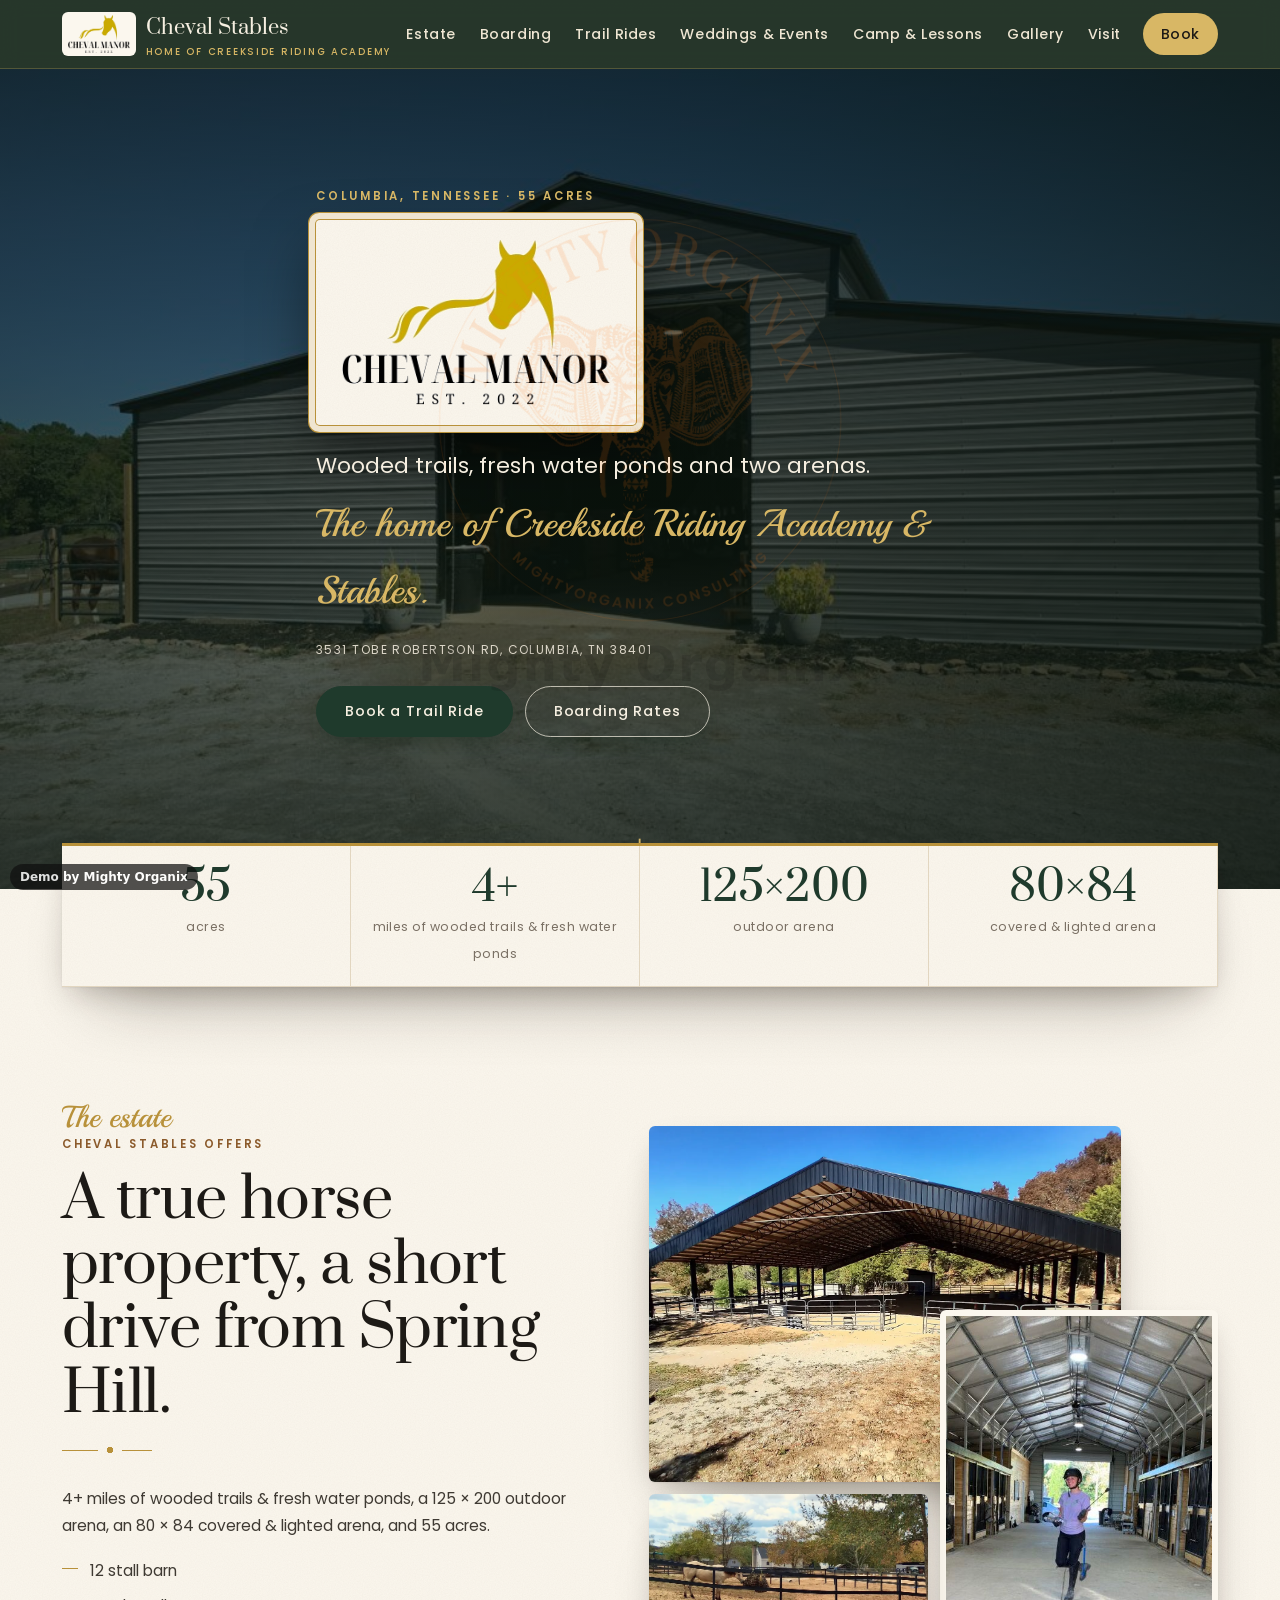
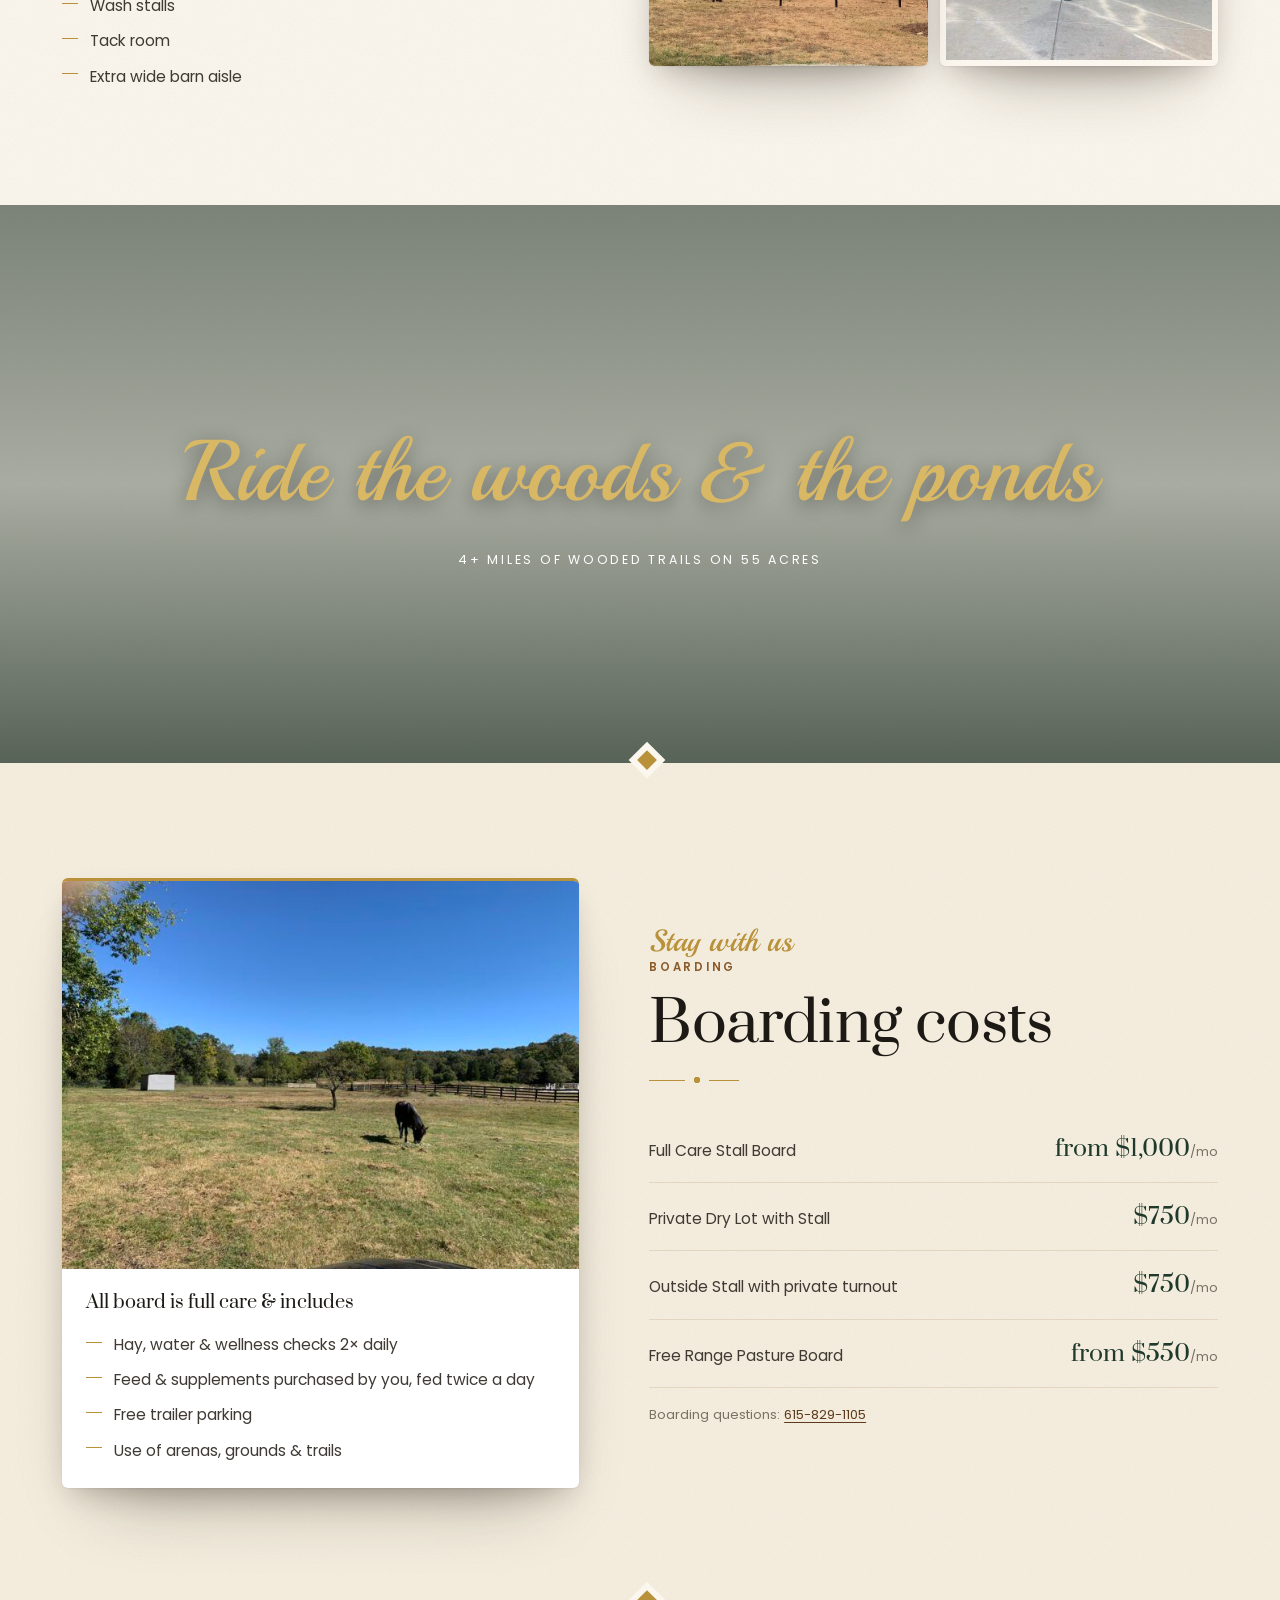
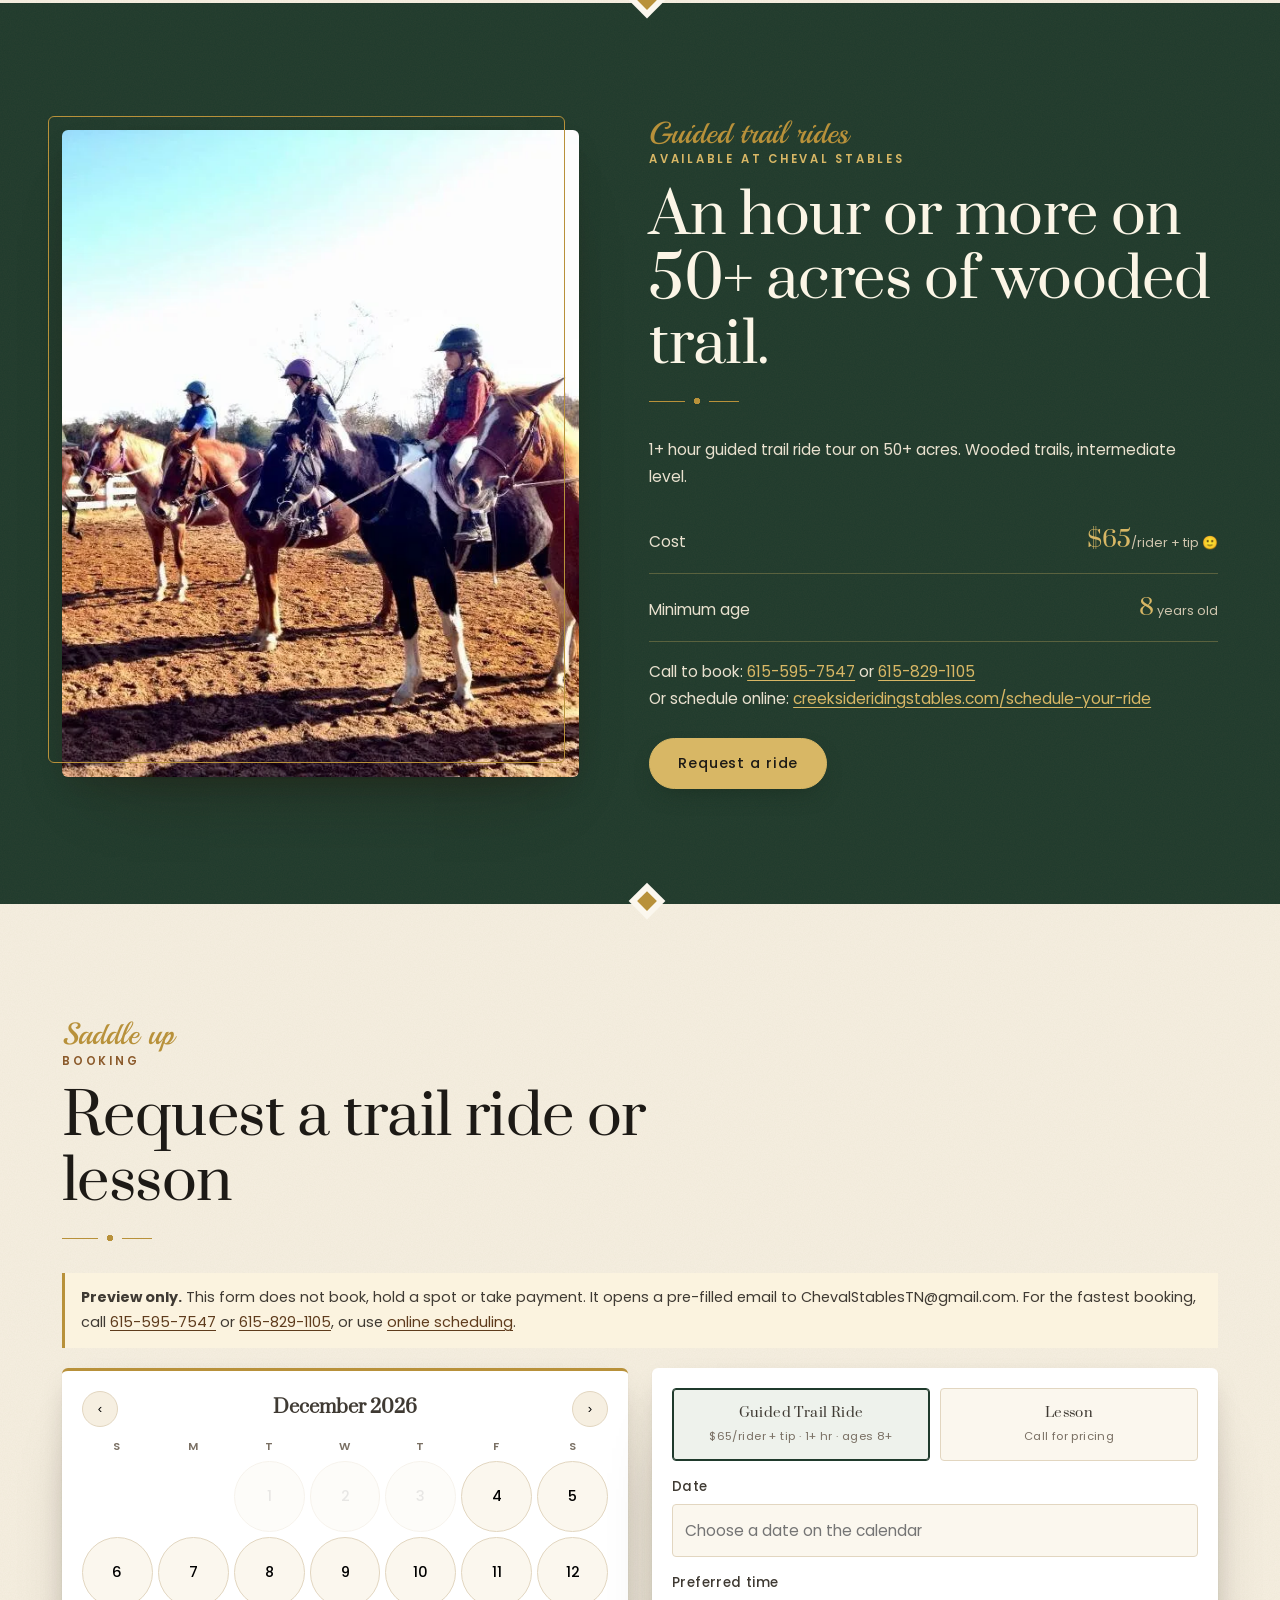
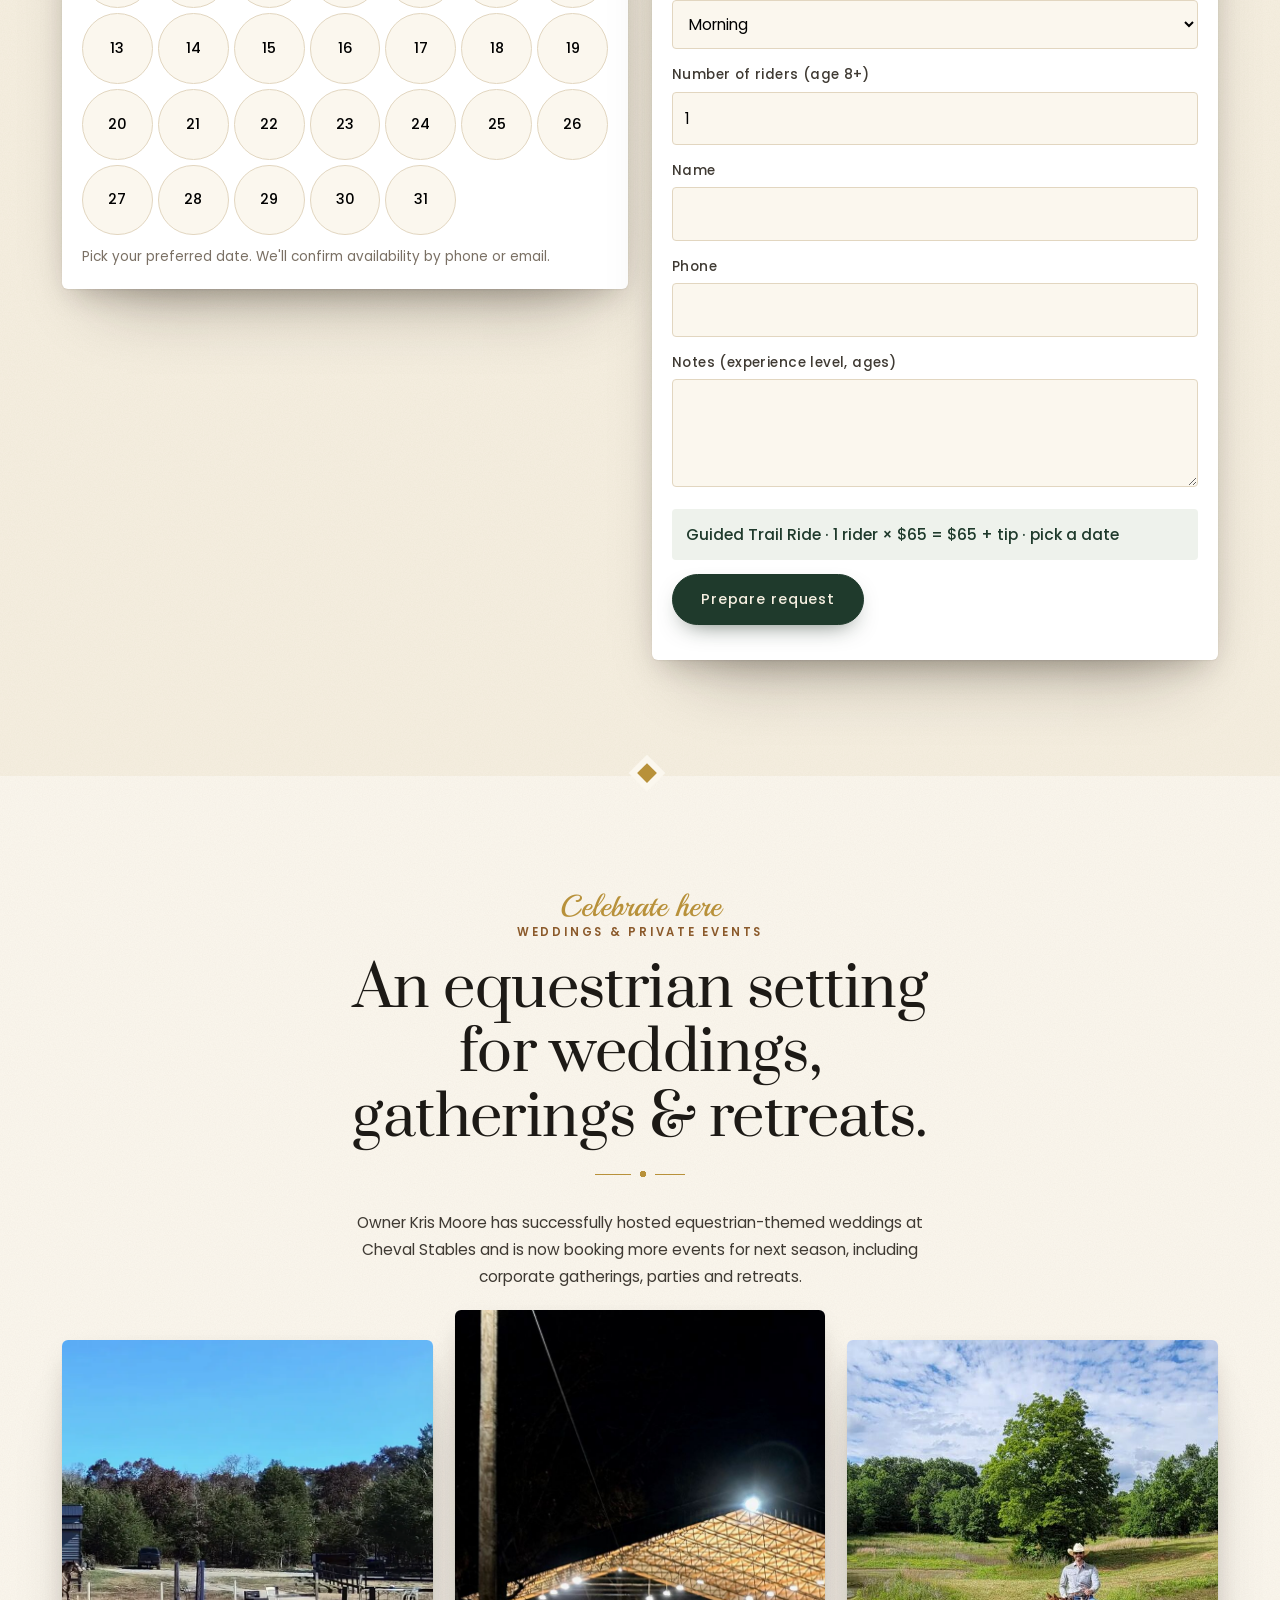
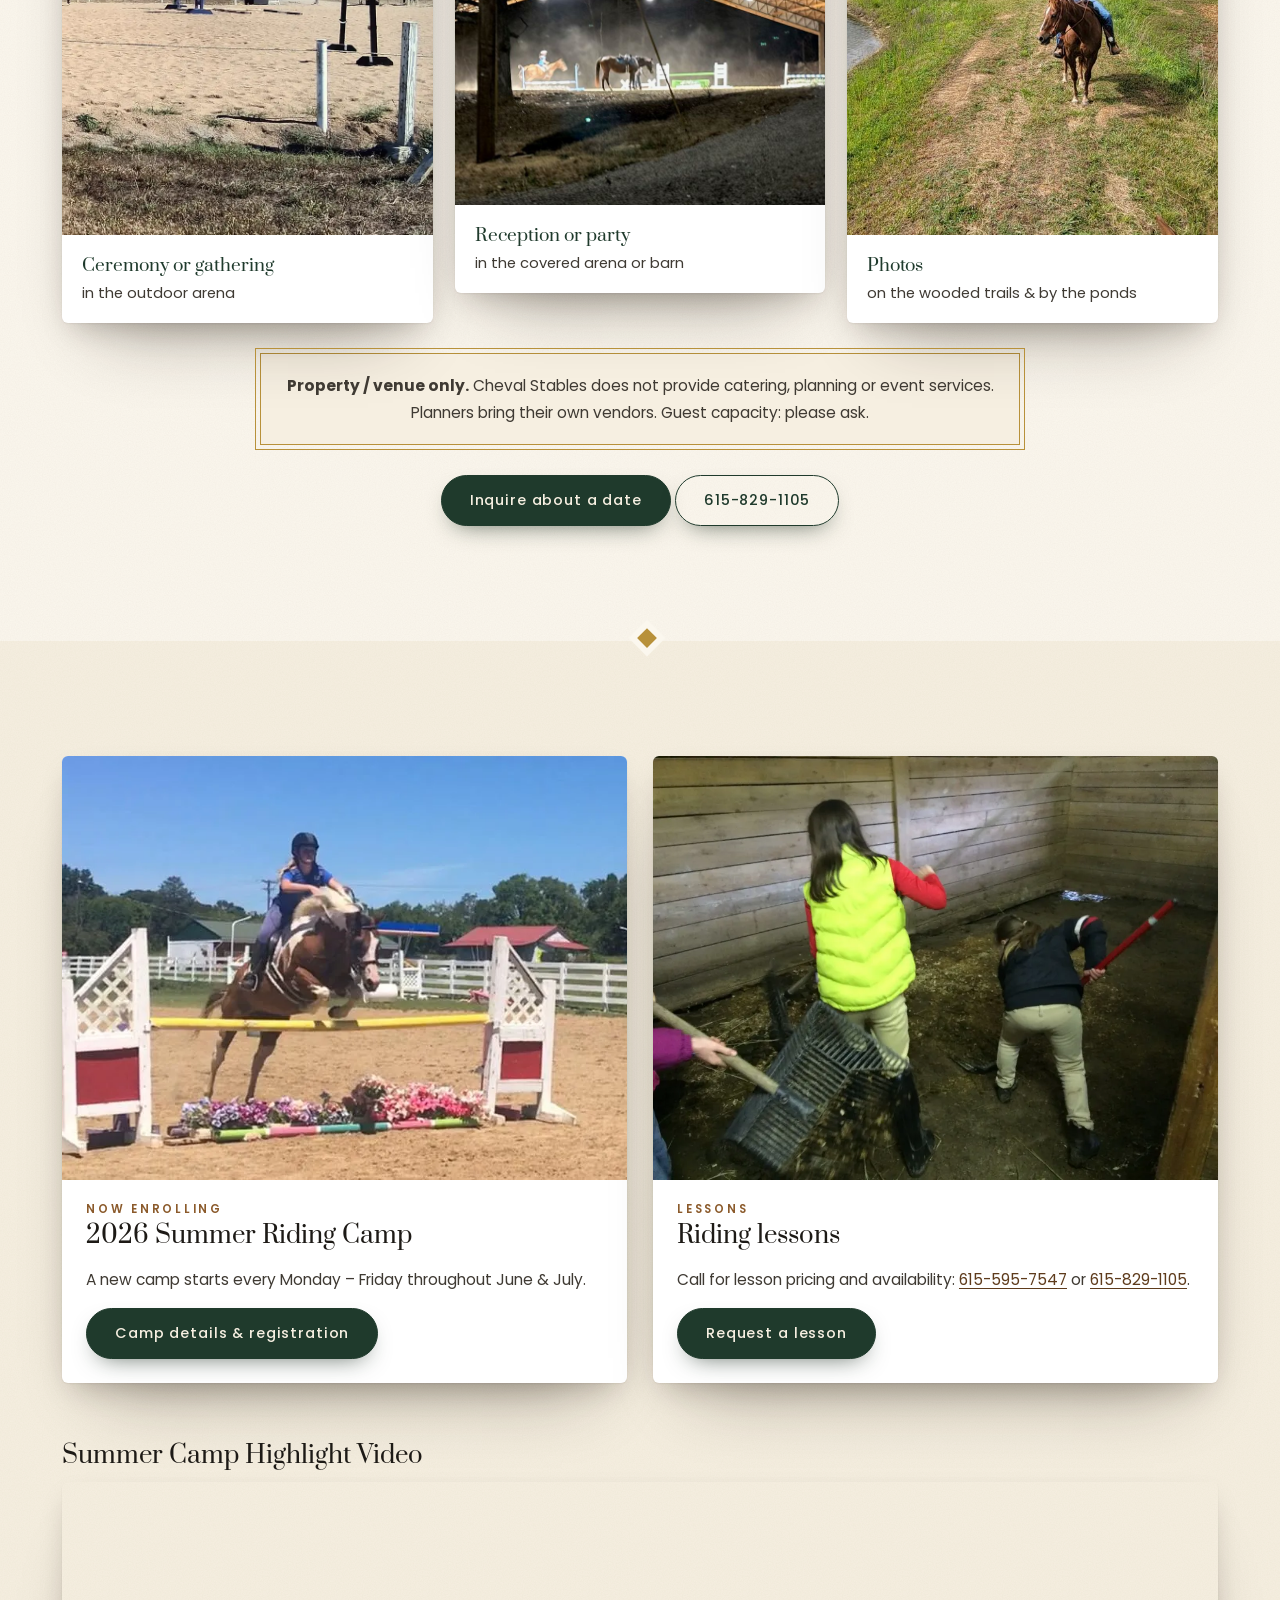
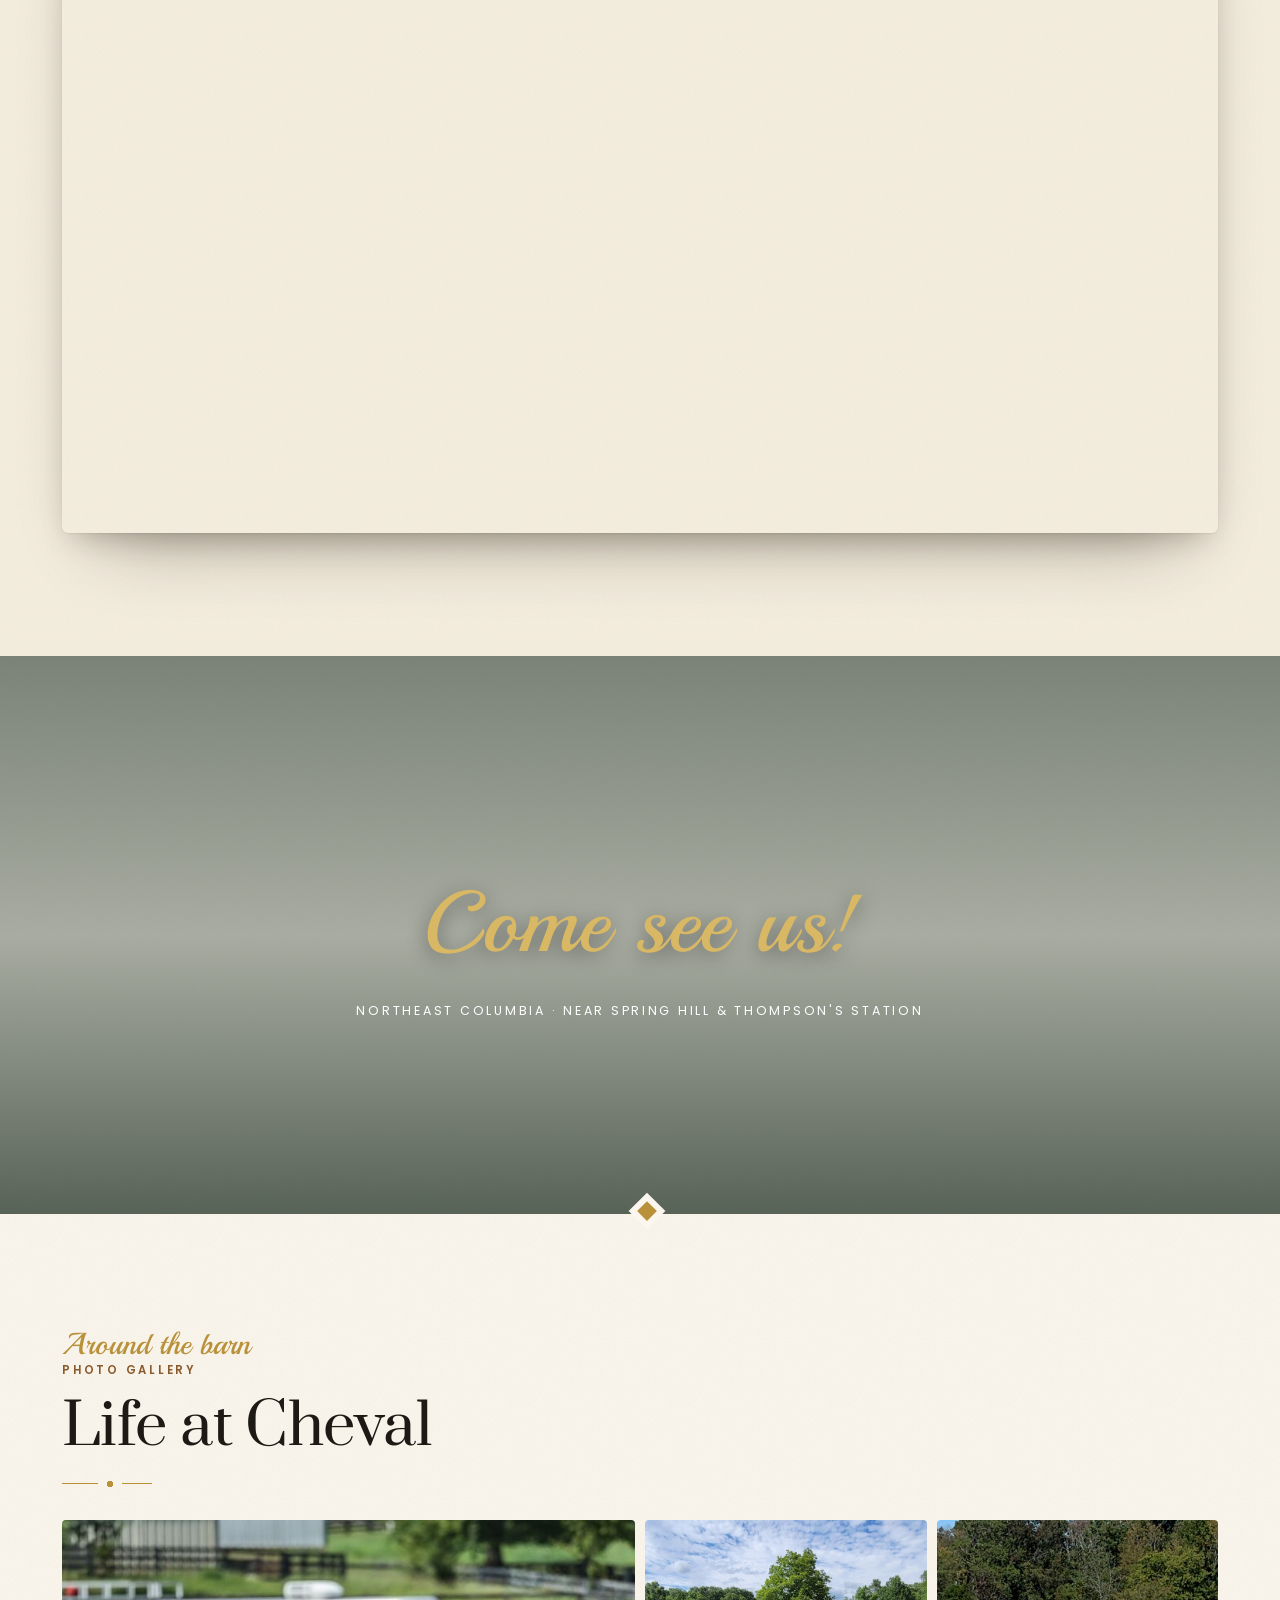
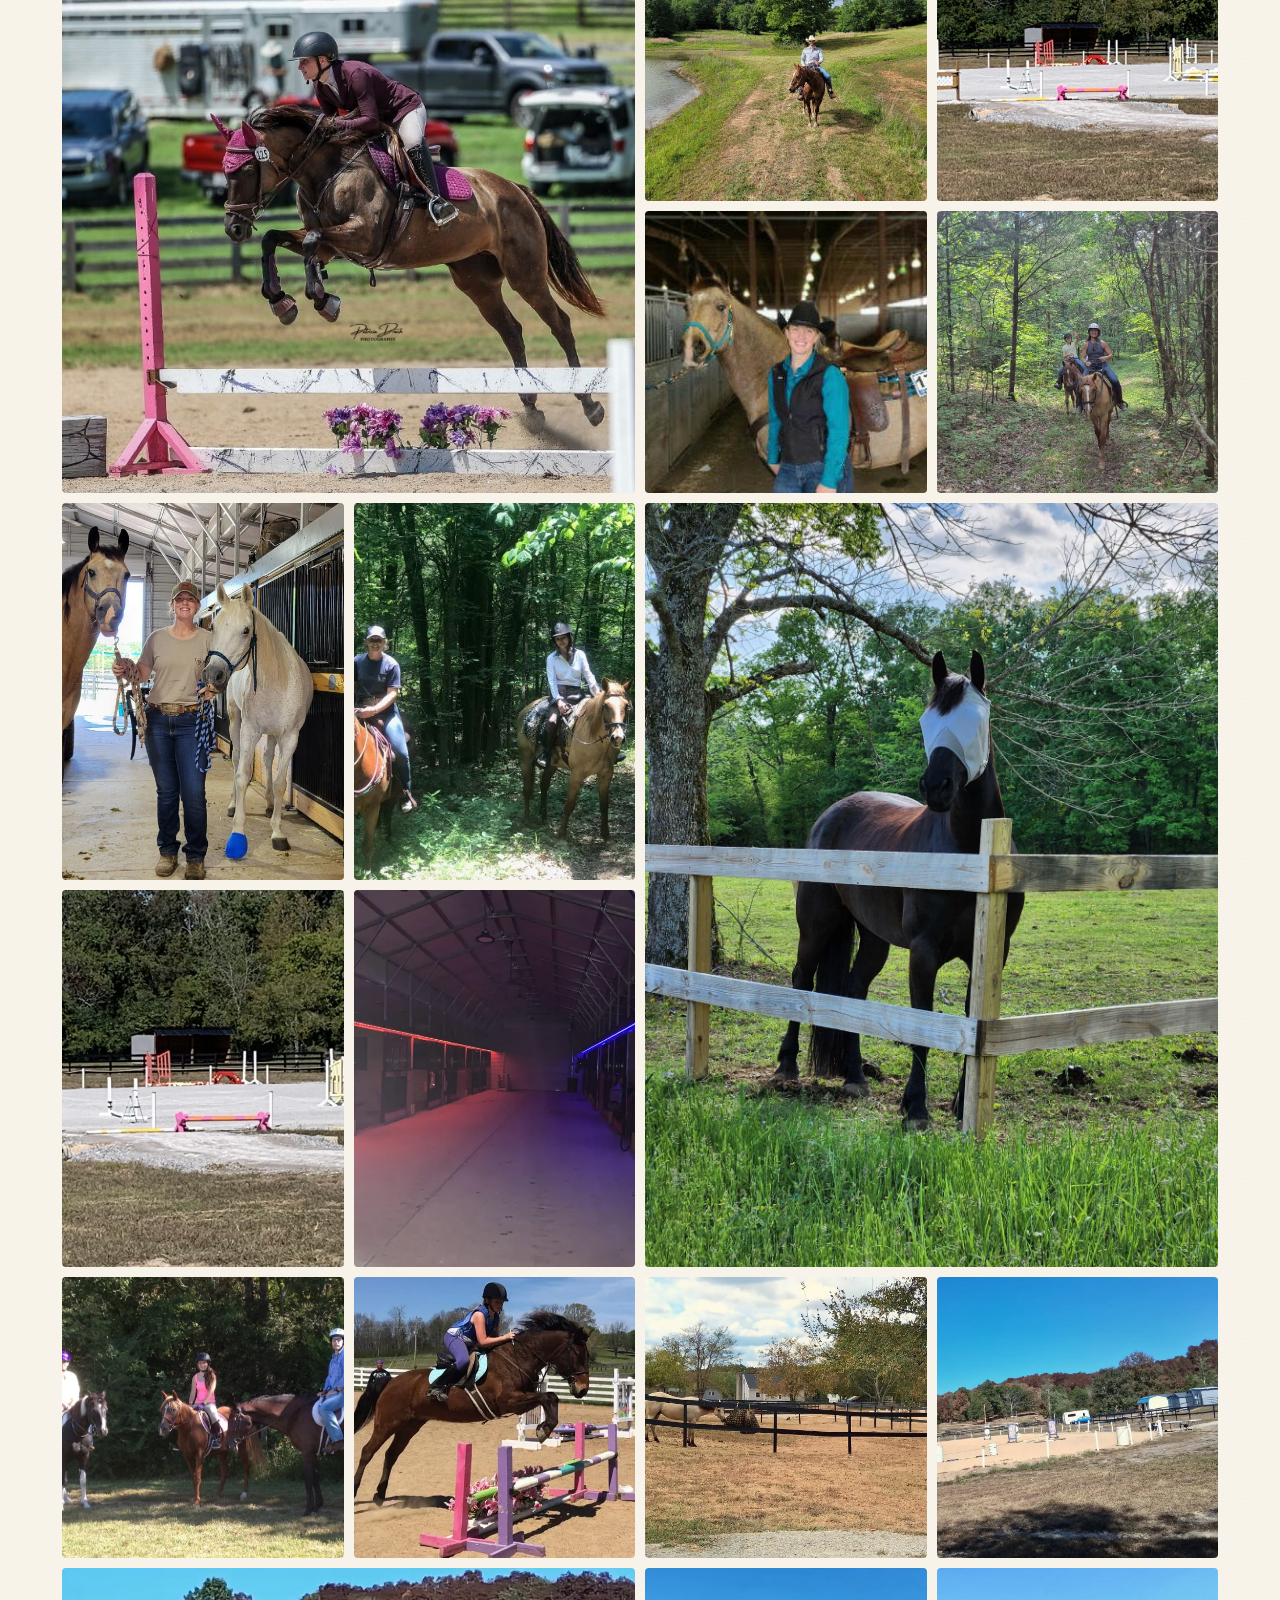
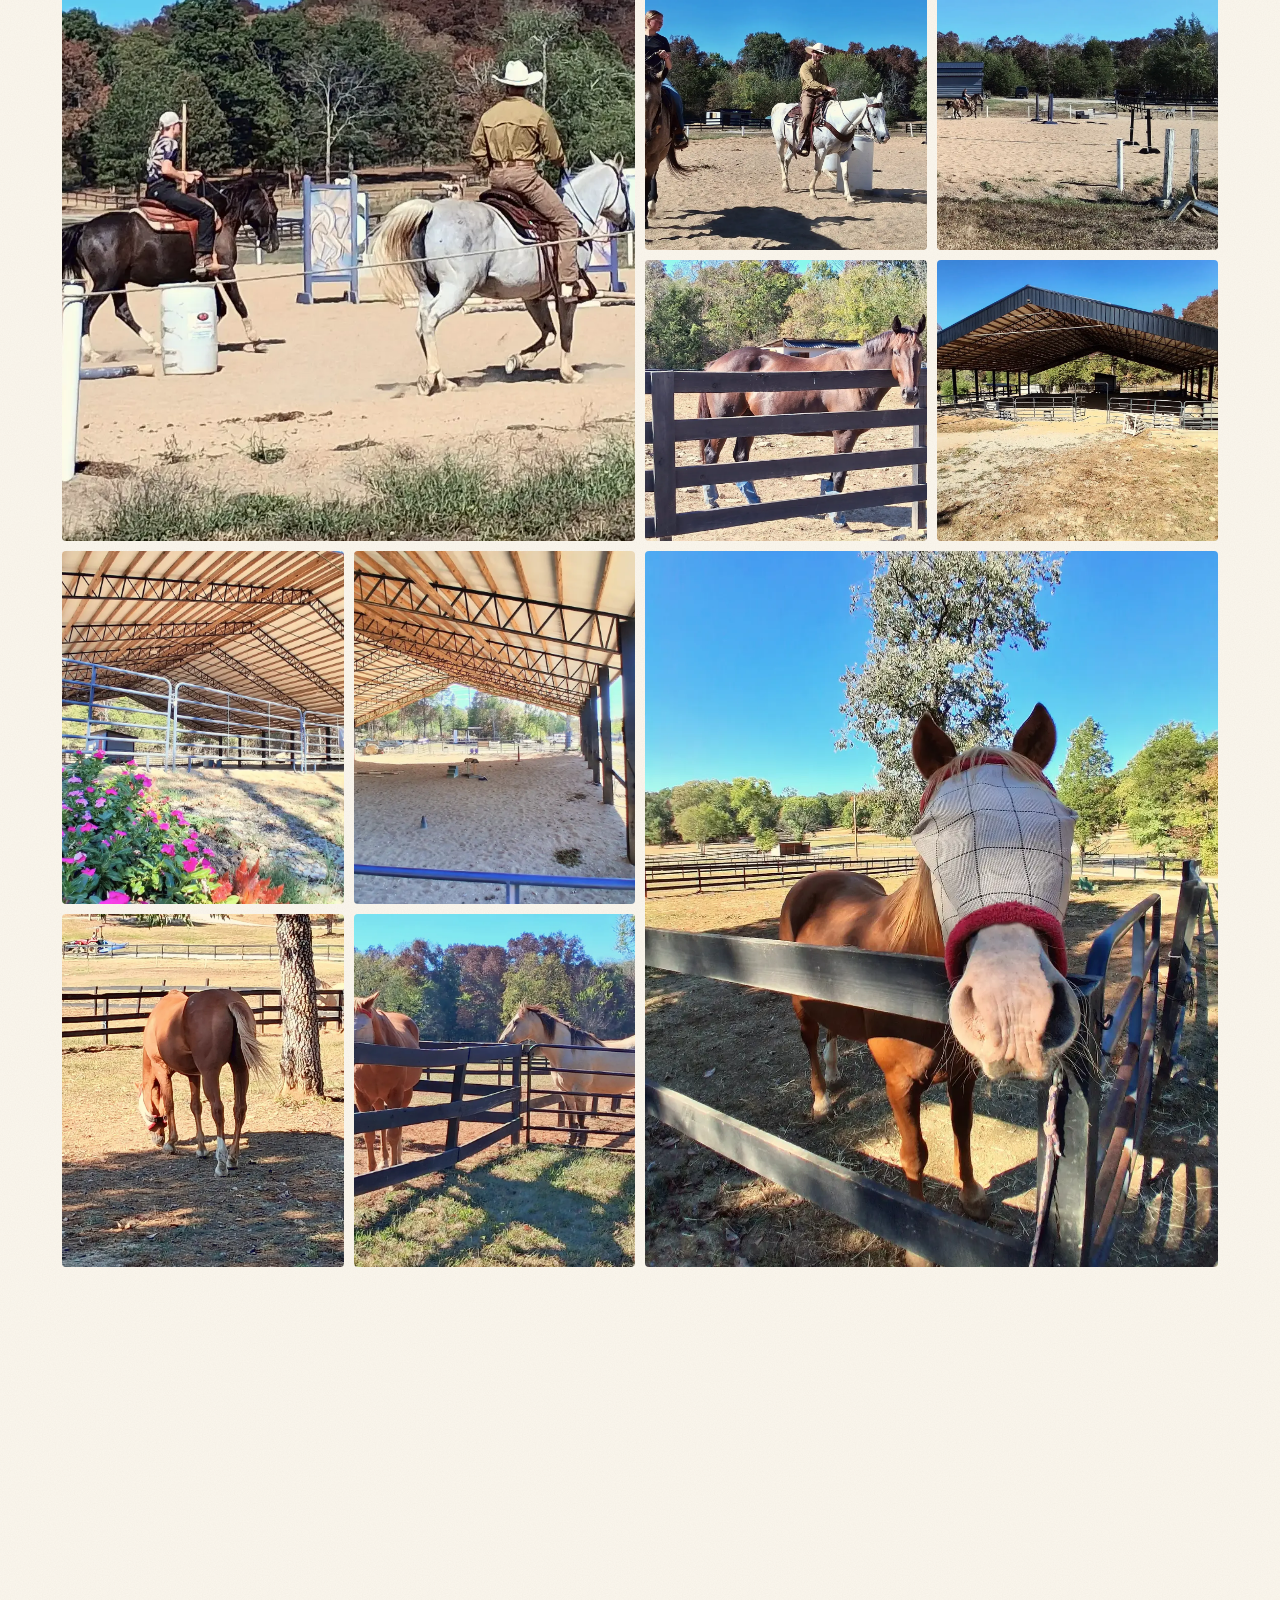
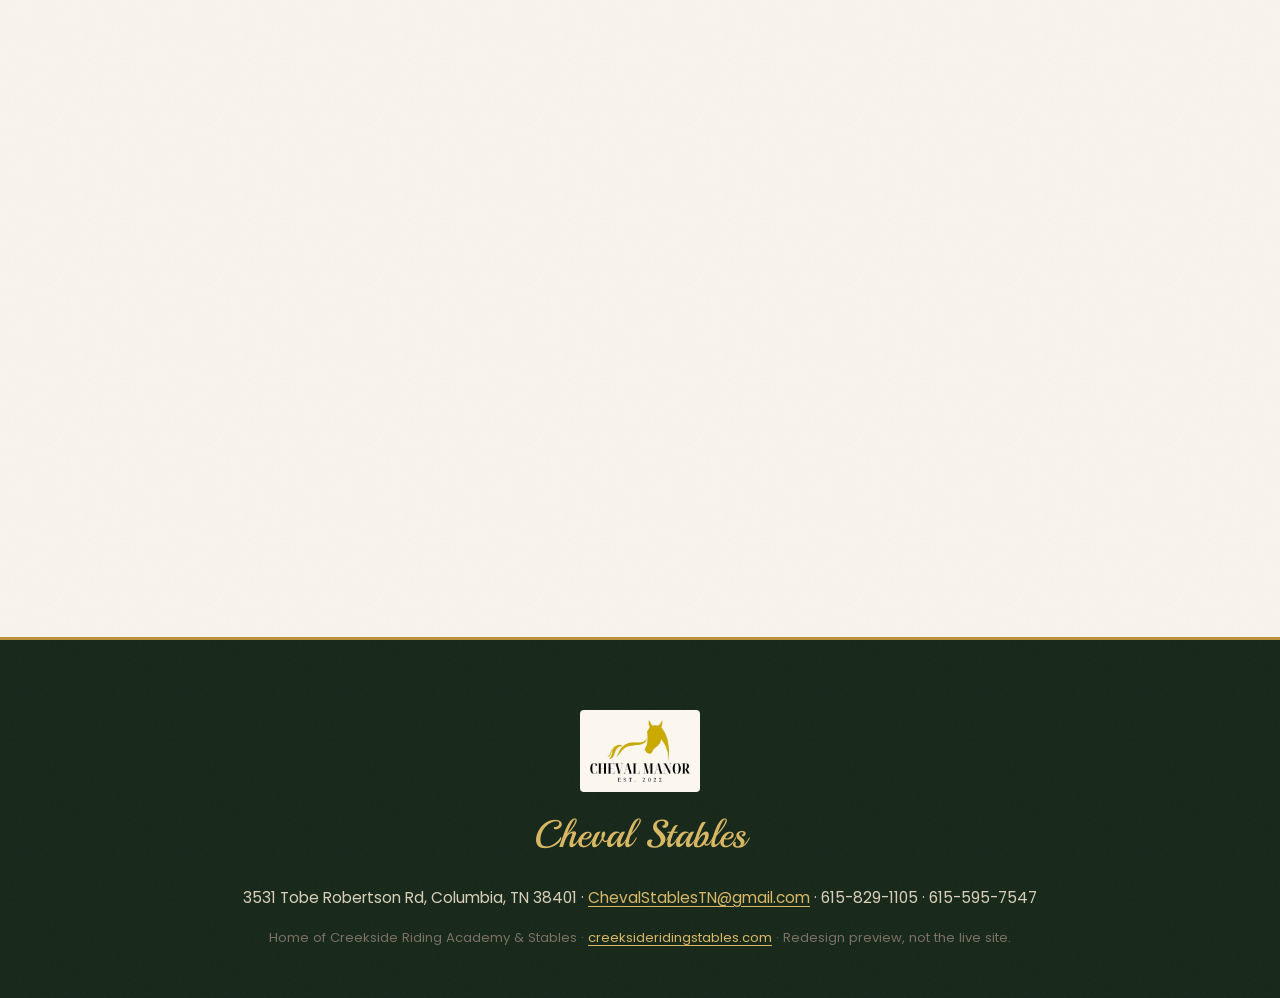
<file: index.html>
<!doctype html><html lang="en"><head><meta charset="utf-8"><meta name="viewport" content="width=device-width,initial-scale=1">
<title>Cheval Stables · Boarding, Trail Rides, Lessons &amp; Events · Columbia, TN</title>
<meta name="description" content="Cheval Stables, 3531 Tobe Robertson Rd, Columbia, TN, home facility of Creekside Riding Academy &amp; Stables. 55 acres, horse boarding, guided trail rides, lessons, summer camp, weddings and private events.">
<link rel="preconnect" href="https://fonts.googleapis.com"><link href="https://fonts.googleapis.com/css2?family=Prata&family=Playball&family=Poppins:wght@400;500;600&display=swap" rel="stylesheet">
<link rel="stylesheet" href="css/style.css"></head><body>
<header><div class="wrap bar"><a class="brand" href="#top"><img src="img/cheval-logo.png" alt="" width="76" height="47"><span>Cheval Stables<small>Home of Creekside Riding Academy</small></span></a>
<nav><button class="tog" aria-expanded="false" aria-label="Menu">Menu</button><ul><li><a href="#about">Estate</a></li><li><a href="#boarding">Boarding</a></li><li><a href="#trail">Trail Rides</a></li><li><a href="#events">Weddings &amp; Events</a></li><li><a href="#camp">Camp &amp; Lessons</a></li><li><a href="#gallery">Gallery</a></li><li><a href="#location">Visit</a></li><li><a class="nav-cta" href="#book">Book</a></li></ul></nav></div></header>
<main id="top">
<section class="hero"><div class="hero-bg"></div><div class="wrap hero-in">
<div class="kicker light">Columbia, Tennessee · 55 acres</div>
<h1 class="hero-title"><img class="hero-logo" src="img/cheval-logo.png" alt="Cheval Stables" width="304" height="187"></h1>
<p class="lede">Wooded trails, fresh water ponds and two arenas. <span class="script">The home of Creekside Riding Academy &amp; Stables.</span></p>
<p class="addr">3531 Tobe Robertson Rd, Columbia, TN 38401</p>
<div class="ctas"><a class="btn" href="#book">Book a Trail Ride</a><a class="btn ghost" href="#boarding">Boarding Rates</a></div></div>
<a class="scroll" href="#about" aria-label="Scroll">↓</a></section>

<div class="stats"><div class="wrap"><div><b>55</b><span>acres</span></div><div><b>4+</b><span>miles of wooded trails &amp; fresh water ponds</span></div><div><b>125×200</b><span>outdoor arena</span></div><div><b>80×84</b><span>covered &amp; lighted arena</span></div></div></div>

<section id="about" class="sec reveal"><div class="wrap split">
<div class="split-txt"><div class="kicker"><span class="script">The estate</span>Cheval Stables offers</div>
<h2 class="display">A true horse property, a short drive from Spring Hill.</h2>
<p>4+ miles of wooded trails &amp; fresh water ponds, a 125 × 200 outdoor arena, an 80 × 84 covered &amp; lighted arena, and 55 acres.</p>
<ul class="ticks"><li>12 stall barn</li><li>Wash stalls</li><li>Tack room</li><li>Extra wide barn aisle</li></ul></div>
<div class="collage"><img class="c1" src="img/creekside/20261007_143704.webp" alt="Large covered riding arena with a steel roof"><img class="c2" src="img/Barn-aisle-Charlize-640x853b.jpg" alt="Barn aisle"><img class="c3" src="img/creekside/20261002_114438.webp" alt="Dun horse grazing behind a dark wooden fence"></div></div></section>

<div class="band" style="--img:url(../img/Trail-riders-near-pond-scaled.jpg)"><div class="band-in"><span class="script">Ride the woods &amp; the ponds</span><p>4+ miles of wooded trails on 55 acres</p></div></div>

<section id="boarding" class="sec linen reveal"><div class="wrap split rev">
<div class="split-txt"><div class="kicker"><span class="script">Stay with us</span>Boarding</div><h2 class="display">Boarding costs</h2>
<div class="rates"><div><span>Full Care Stall Board</span><b>from $1,000<small>/mo</small></b></div><div><span>Private Dry Lot with Stall</span><b>$750<small>/mo</small></b></div><div><span>Outside Stall with private turnout</span><b>$750<small>/mo</small></b></div><div><span>Free Range Pasture Board</span><b>from $550<small>/mo</small></b></div></div>
<p class="fine">Boarding questions: <a href="tel:6158291105">615-829-1105</a></p></div>
<div class="card plate"><img src="img/kbar-pasture-640x480-1.jpg" alt="Pasture"><div class="b"><h3>All board is full care &amp; includes</h3>
<ul class="ticks"><li>Hay, water &amp; wellness checks 2× daily</li><li>Feed &amp; supplements purchased by you, fed twice a day</li><li>Free trailer parking</li><li>Use of arenas, grounds &amp; trails</li></ul></div></div></div></section>

<section id="trail" class="sec dark reveal"><div class="wrap split">
<div class="frame"><img src="img/home-trail.webp" alt="Guided trail ride"></div>
<div class="split-txt"><div class="kicker light"><span class="script">Guided trail rides</span>Available at Cheval Stables</div><h2 class="display">An hour or more on 50+ acres of wooded trail.</h2>
<p>1+ hour guided trail ride tour on 50+ acres. Wooded trails, intermediate level.</p>
<div class="rates light"><div><span>Cost</span><b>$65<small>/rider + tip 🙂</small></b></div><div><span>Minimum age</span><b>8<small> years old</small></b></div></div>
<p>Call to book: <a href="tel:6155957547">615-595-7547</a> or <a href="tel:6158291105">615-829-1105</a><br>Or schedule online: <a href="https://creeksideridingstables.com/schedule-your-ride">creeksideridingstables.com/schedule-your-ride</a></p>
<div class="ctas"><a class="btn gold" href="#book">Request a ride</a></div></div></div></section>

<section id="book" class="sec linen reveal"><div class="wrap"><div class="kicker"><span class="script">Saddle up</span>Booking</div><h2 class="display">Request a trail ride or lesson</h2>
<p class="note"><b>Preview only.</b> This form does not book, hold a spot or take payment. It opens a pre-filled email to ChevalStablesTN@gmail.com. For the fastest booking, call <a href="tel:6155957547">615-595-7547</a> or <a href="tel:6158291105">615-829-1105</a>, or use <a href="https://creeksideridingstables.com/schedule-your-ride">online scheduling</a>.</p>
<div class="grid g2" style="margin-top:20px;align-items:start">
<div class="cal"><div class="cal-h"><button id="prev" type="button" aria-label="Previous month">‹</button><b id="mon"></b><button id="next" type="button" aria-label="Next month">›</button></div><div class="days" id="days"></div>
<p style="font-size:.85rem;color:var(--muted);margin:10px 0 0">Pick your preferred date. We'll confirm availability by phone or email.</p></div>
<form id="bk" class="card b" style="padding:20px">
<div class="seg"><label><input type="radio" name="svc" value="trail" checked><span>Guided Trail Ride<br><small>$65/rider + tip · 1+ hr · ages 8+</small></span></label><label><input type="radio" name="svc" value="lesson"><span>Lesson<br><small>Call for pricing</small></span></label></div>
<label>Date</label><input id="date" name="date" readonly placeholder="Choose a date on the calendar">
<label>Preferred time</label><select name="time"><option>Morning</option><option>Midday</option><option>Afternoon</option><option>Flexible</option></select>
<label id="riderwrap"><span>Number of riders</span></label><input name="riders" type="number" min="1" max="20" value="1">
<label>Name</label><input name="name" required><label>Phone</label><input name="phone" type="tel" required>
<label>Notes (experience level, ages)</label><textarea name="notes" rows="3"></textarea>
<div class="summary" id="sum"></div>
<p style="margin-top:14px"><button class="btn" type="submit">Prepare request</button></p>
<p id="res" class="note" hidden>Preview only: nothing was booked or charged. <a id="mail" href="#">Open the pre-filled email</a> or call 615-595-7547 / 615-829-1105.</p></form></div></div></section>

<section id="events" class="sec reveal"><div class="wrap">
<div class="center"><div class="kicker"><span class="script">Celebrate here</span>Weddings &amp; private events</div><h2 class="display">An equestrian setting for weddings, gatherings &amp; retreats.</h2>
<p class="narrow">Owner Kris Moore has successfully hosted equestrian-themed weddings at Cheval Stables and is now booking more events for next season, including corporate gatherings, parties and retreats.</p></div>
<div class="trio"><figure class="card"><img src="img/creekside/20261007_142725.webp" alt="Outdoor riding arena with jump standards"><figcaption><b>Ceremony or gathering</b> in the outdoor arena</figcaption></figure>
<figure class="card up"><img src="img/Lighted-arena.jpg" alt="Covered and lighted arena at night"><figcaption><b>Reception or party</b> in the covered arena or barn</figcaption></figure>
<figure class="card"><img src="img/Trail-rider-near-pond-2-scaled.jpg" alt="Trail by the pond"><figcaption><b>Photos</b> on the wooded trails &amp; by the ponds</figcaption></figure></div>
<div class="notice"><b>Property / venue only.</b> Cheval Stables does not provide catering, planning or event services. Planners bring their own vendors. Guest capacity: please ask.</div>
<div class="center"><a class="btn" href="mailto:ChevalStablesTN@gmail.com?subject=Event%20venue%20inquiry">Inquire about a date</a> <a class="btn ghost-d" href="tel:6158291105">615-829-1105</a></div></div></section>

<section id="camp" class="sec linen reveal"><div class="wrap duo">
<div class="card feature"><img src="img/camp.webp" alt="Summer camp"><div class="b"><div class="kicker">Now enrolling</div><h3 class="h3d">2026 Summer Riding Camp</h3><p>A new camp starts every Monday – Friday throughout June &amp; July.</p><a class="btn" href="https://creeksideridingstables.com/2026-camp">Camp details &amp; registration</a></div></div>
<div class="card feature"><img src="img/lesson.webp" alt="Riding lesson"><div class="b"><div class="kicker">Lessons</div><h3 class="h3d">Riding lessons</h3><p>Call for lesson pricing and availability: <a href="tel:6155957547">615-595-7547</a> or <a href="tel:6158291105">615-829-1105</a>.</p><a class="btn" href="#book">Request a lesson</a></div></div></div>
<div class="wrap video"><h3 class="h3d">Summer Camp Highlight Video</h3><iframe src="https://www.youtube.com/embed/dx2JWPvNsD4" title="Summer Camp Highlight Video" loading="lazy" allowfullscreen></iframe></div></section>

<div class="band" style="--img:url(../img/creekside/20261007_143747.webp)"><div class="band-in"><span class="script">Come see us!</span><p>Northeast Columbia · near Spring Hill &amp; Thompson's Station</p></div></div>

<section id="gallery" class="sec reveal"><div class="wrap"><div class="kicker"><span class="script">Around the barn</span>Photo gallery</div><h2 class="display">Life at Cheval</h2><div class="gallery">
<img src="img/Charlize-Jumping.jpg" alt="Jumping" loading="lazy"><img src="img/Trail-rider-near-pond-2-scaled.jpg" alt="Trail rider by pond" loading="lazy"><img src="img/Arena-Run-in-close-up-640x480-2.jpg" alt="Arena run-in" loading="lazy"><img src="img/savanna.jpg" alt="Horse" loading="lazy">
<img src="img/20230602_120115-scaled.jpg" alt="Property" loading="lazy"><img src="img/20230615_090459-scaled.jpg" alt="Property" loading="lazy"><img src="img/IMG_0937b-1.jpg" alt="Horse" loading="lazy"><img src="img/1000002490.jpg" alt="Property" loading="lazy">
<img src="img/arena.webp" alt="Arena" loading="lazy"><img src="img/night-lights.webp" alt="Lighted arena at night" loading="lazy"><img src="img/trail2.webp" alt="Trail" loading="lazy"><img src="img/home-jump.webp" alt="Jumping" loading="lazy"><img src="img/creekside/20261002_114438.webp" alt="Dun horse grazing behind a dark wooden fence near a large tree at Creekside Riding Academy & Stables" loading="lazy"><img src="img/creekside/20261007_142251.webp" alt="Outdoor riding arena with white poles and blue barns below an autumn hillside at Creekside" loading="lazy"><img src="img/creekside/20261007_142413.webp" alt="Two riders on a dark horse and a gray horse loping across the Creekside outdoor arena" loading="lazy"><img src="img/creekside/20261007_142513.webp" alt="Two riders on buckskin and gray horses in the sunny outdoor arena at Creekside Riding Academy & Stables" loading="lazy"><img src="img/creekside/20261007_142725.webp" alt="Outdoor riding arena with jump standards and barns beneath a clear blue sky at Creekside" loading="lazy"><img src="img/creekside/20261007_143227.webp" alt="Bay horse looking over a black wooden fence in a sunny paddock at Creekside Riding Academy & Stables" loading="lazy"><img src="img/creekside/20261007_143704.webp" alt="Large covered riding arena with a steel roof on a sunny day at Creekside Riding Academy & Stables" loading="lazy"><img src="img/creekside/20261007_143747.webp" alt="Pink impatiens blooming in front of the covered riding arena at Creekside Riding Academy & Stables" loading="lazy"><img src="img/creekside/20261007_143841.webp" alt="Interior of the covered riding arena with sand footing and steel trusses at Creekside" loading="lazy"><img src="img/creekside/20261007_144232.webp" alt="Chestnut horse in a fly mask looking over the paddock fence at Creekside" loading="lazy"><img src="img/creekside/20261007_144300.webp" alt="Chestnut horse grazing in a dry paddock beside a large tree at Creekside" loading="lazy"><img src="img/creekside/20261007_144417.webp" alt="Chestnut horse and a pale horse standing behind a black wooden fence at Creekside" loading="lazy"></div></div></section>

<section id="location" class="sec linen reveal"><div class="wrap split">
<div class="split-txt"><div class="kicker"><span class="script">Visit</span>Location &amp; contact</div><h2 class="display">Find us in Northeast Columbia.</h2>
<p>Our boarding facility is located in Northeast Columbia, just 3 miles south of the Williamson County line. Close to Spring Hill and Thompson's Station.</p>
<p>Cheval Stables is the home facility of Creekside Riding Academy &amp; Stables.</p>
<p class="contact"><b>3531 Tobe Robertson Rd, Columbia, TN 38401</b><br><a href="mailto:ChevalStablesTN@gmail.com">ChevalStablesTN@gmail.com</a><br><a href="tel:6158291105">615-829-1105</a> · <a href="tel:6155957547">615-595-7547</a></p>
<p>Owner: Kris Moore · <a href="https://nashvillevoyager.com/interview/inspiring-conversations-with-kristine-moore-of-cheval-stables-creekside-riding-academy-stables/">Interview with the Owner, Kris Moore</a></p></div>
<iframe class="map" src="https://maps.google.com/maps?q=3531%20Tobe%20Robertson%20Rd%2C%20Columbia%2C%20TN%2038401&output=embed" title="Map" loading="lazy"></iframe></div></section></main>
<footer><div class="wrap"><img src="img/cheval-logo.png" alt="" class="flogo"><p class="script big">Cheval Stables</p><p>3531 Tobe Robertson Rd, Columbia, TN 38401 · <a href="mailto:ChevalStablesTN@gmail.com">ChevalStablesTN@gmail.com</a> · 615-829-1105 · 615-595-7547</p><p class="fine">Home of Creekside Riding Academy &amp; Stables · <a href="https://creeksideridingstables.com/">creeksideridingstables.com</a> · Redesign preview, not the live site.</p></div></footer>
<div id="lb" class="lb" hidden><button class="lb-x" aria-label="Close">×</button><button class="lb-p" aria-label="Previous">‹</button><img alt=""><button class="lb-n" aria-label="Next">›</button><p></p></div>
<script src="js/main.js"></script><!-- mo-watermark -->
<style>#mo-wm{position:fixed;inset:0;display:flex;flex-direction:column;align-items:center;justify-content:center;pointer-events:none;z-index:2147483000;opacity:.14}#mo-wm img{width:min(55vw,420px);height:auto}#mo-wm span{font:700 clamp(22px,5vw,48px)/1.1 system-ui,sans-serif;color:#111;letter-spacing:.04em;margin-top:8px}#mo-badge{position:fixed;left:10px;bottom:10px;z-index:2147483001;background:rgba(17,17,17,.85);color:#fff;font:600 12px/1 system-ui,sans-serif;padding:7px 10px;border-radius:999px;text-decoration:none;opacity:.85}#mo-badge:hover{opacity:1}</style>
<div id="mo-wm" aria-hidden="true"><img src="mo-watermark-logo.webp" alt=""><span>Mighty Organix</span></div>
<a id="mo-badge" href="https://mightyorganix.com" target="_blank" rel="noopener">Demo by Mighty Organix</a>
</body></html>
</file>
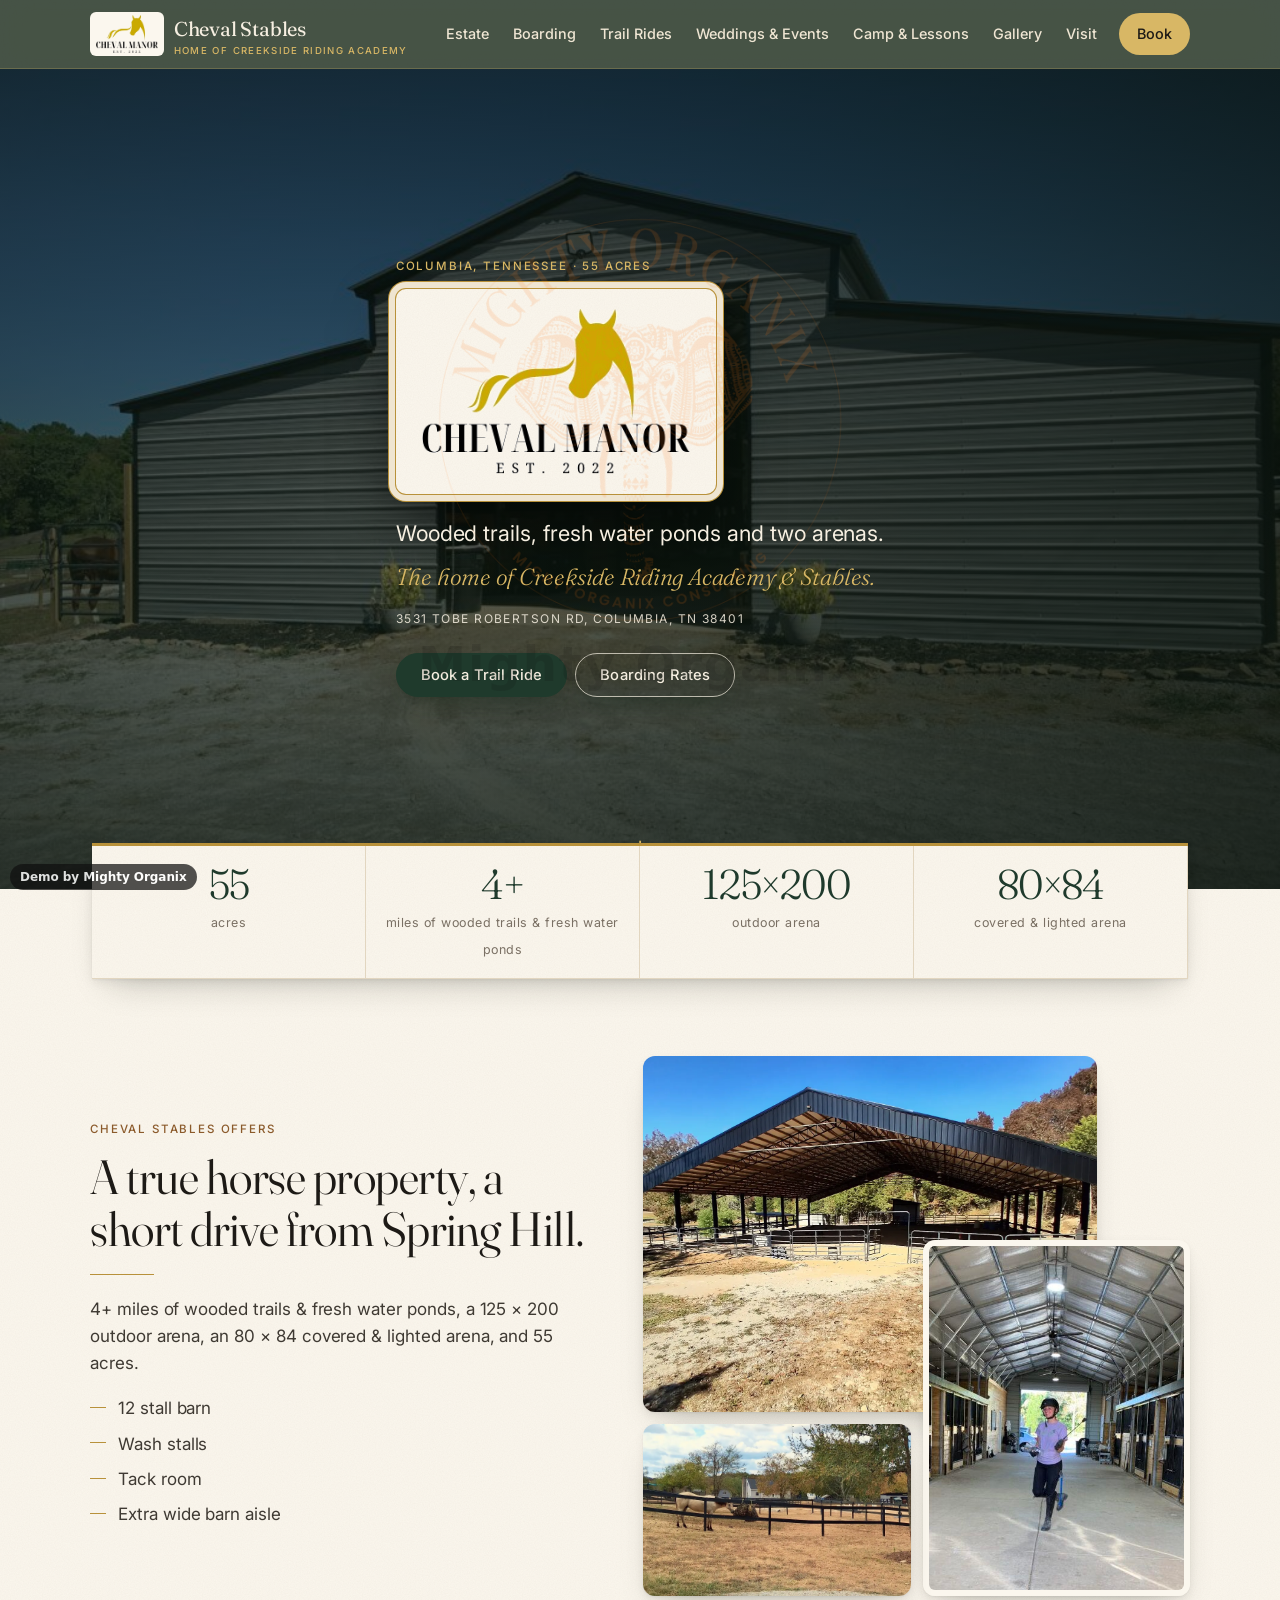
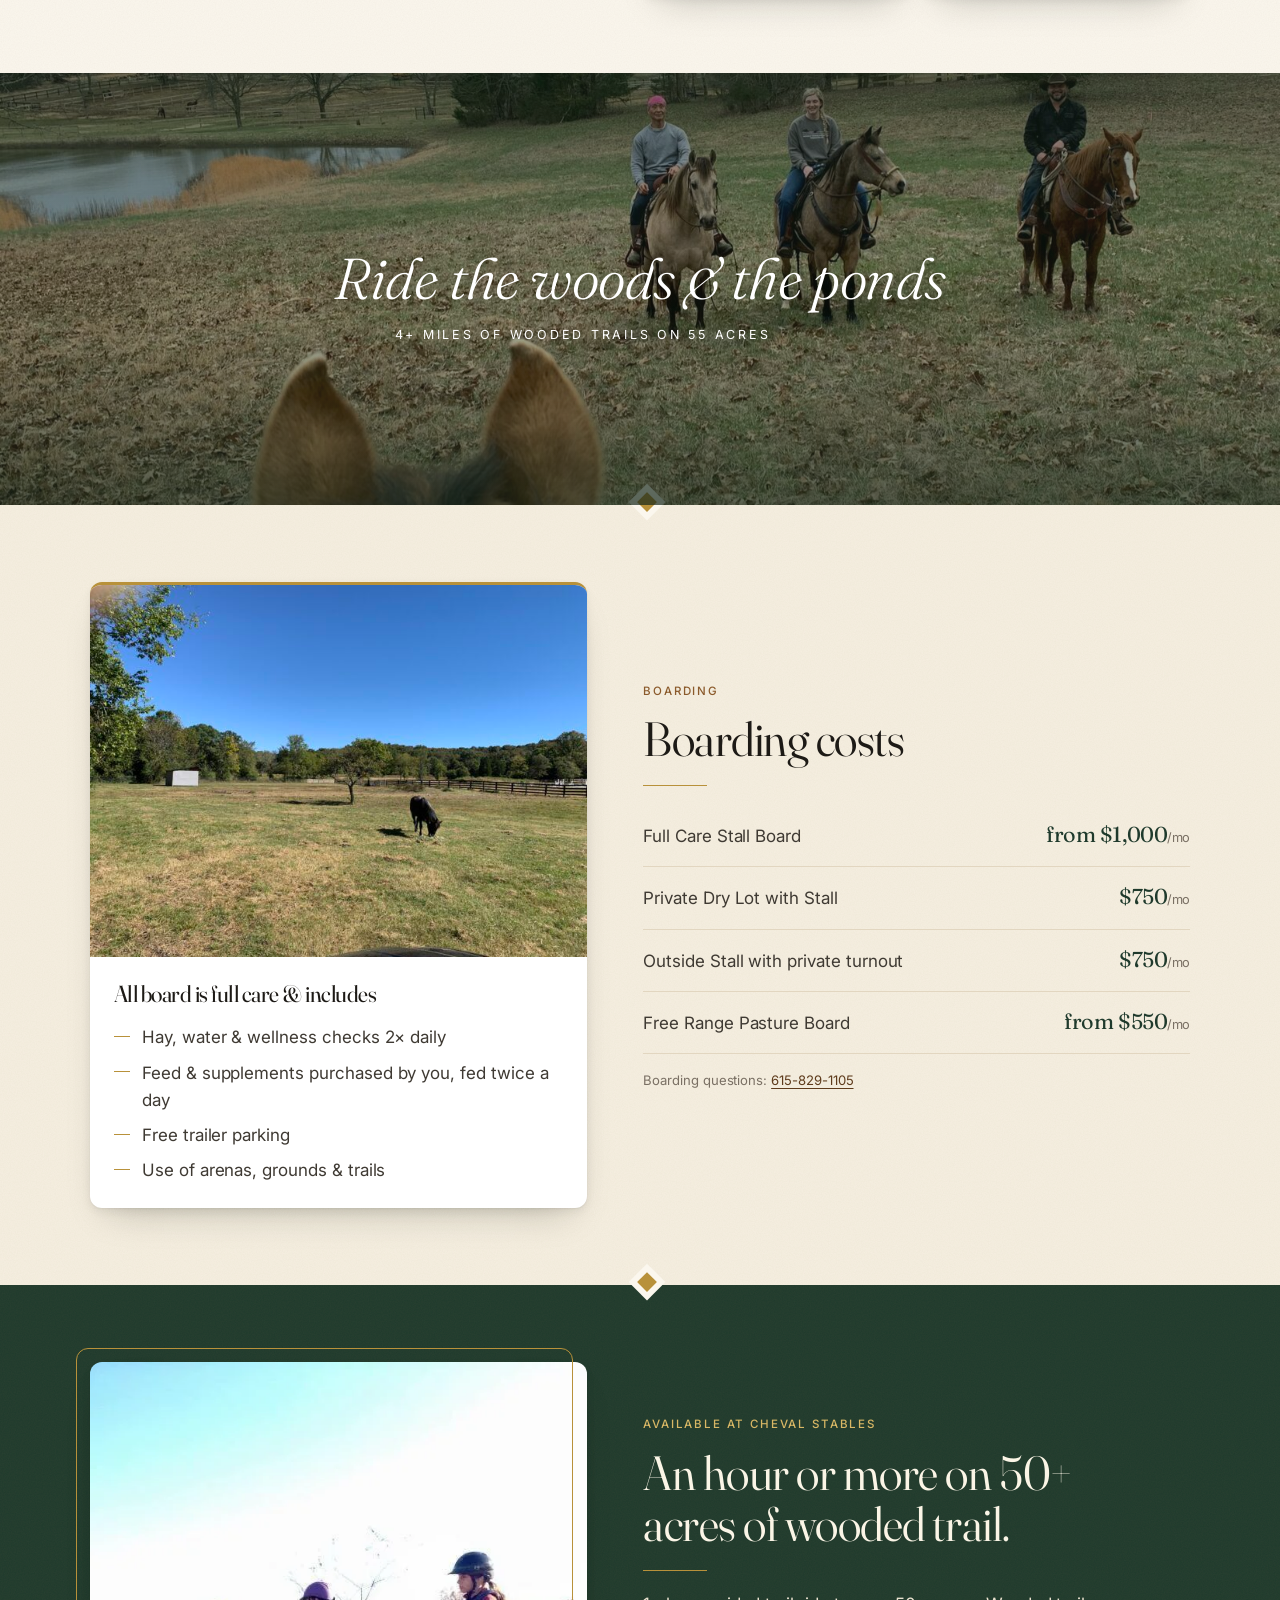
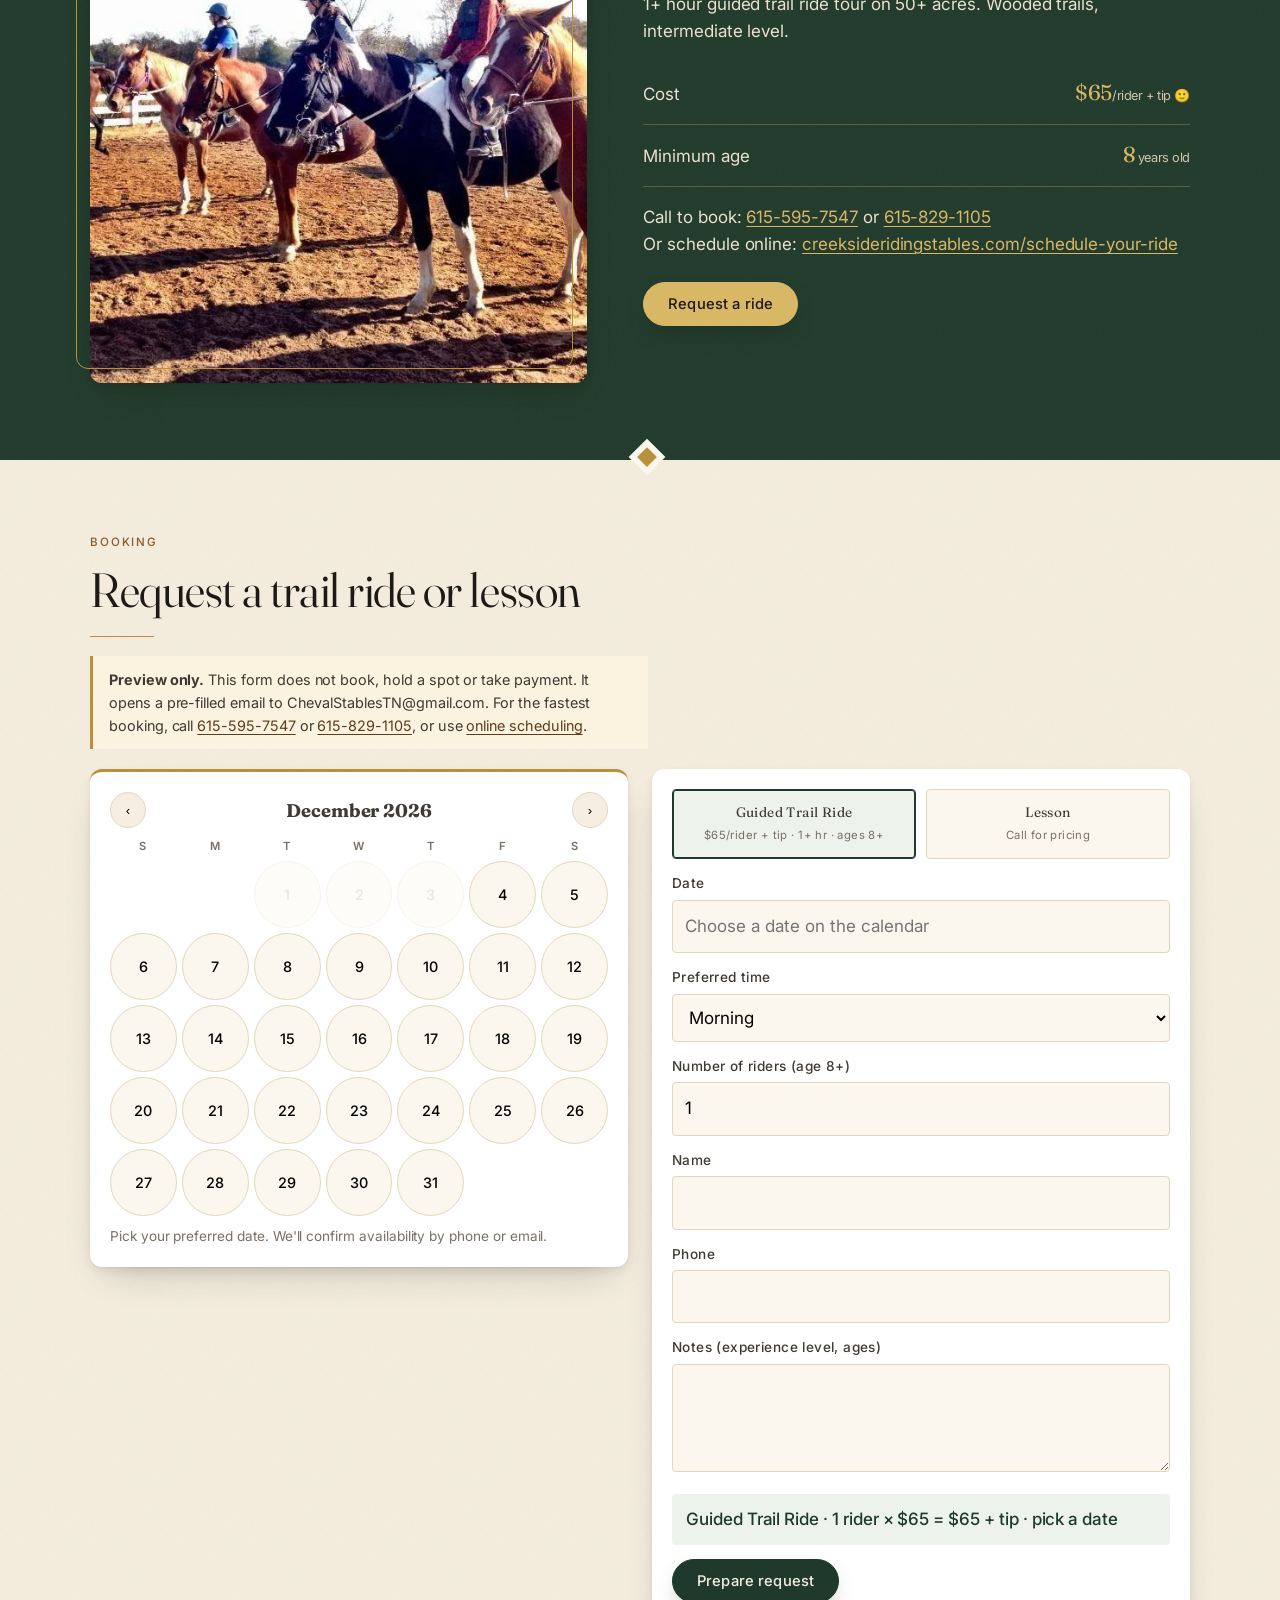
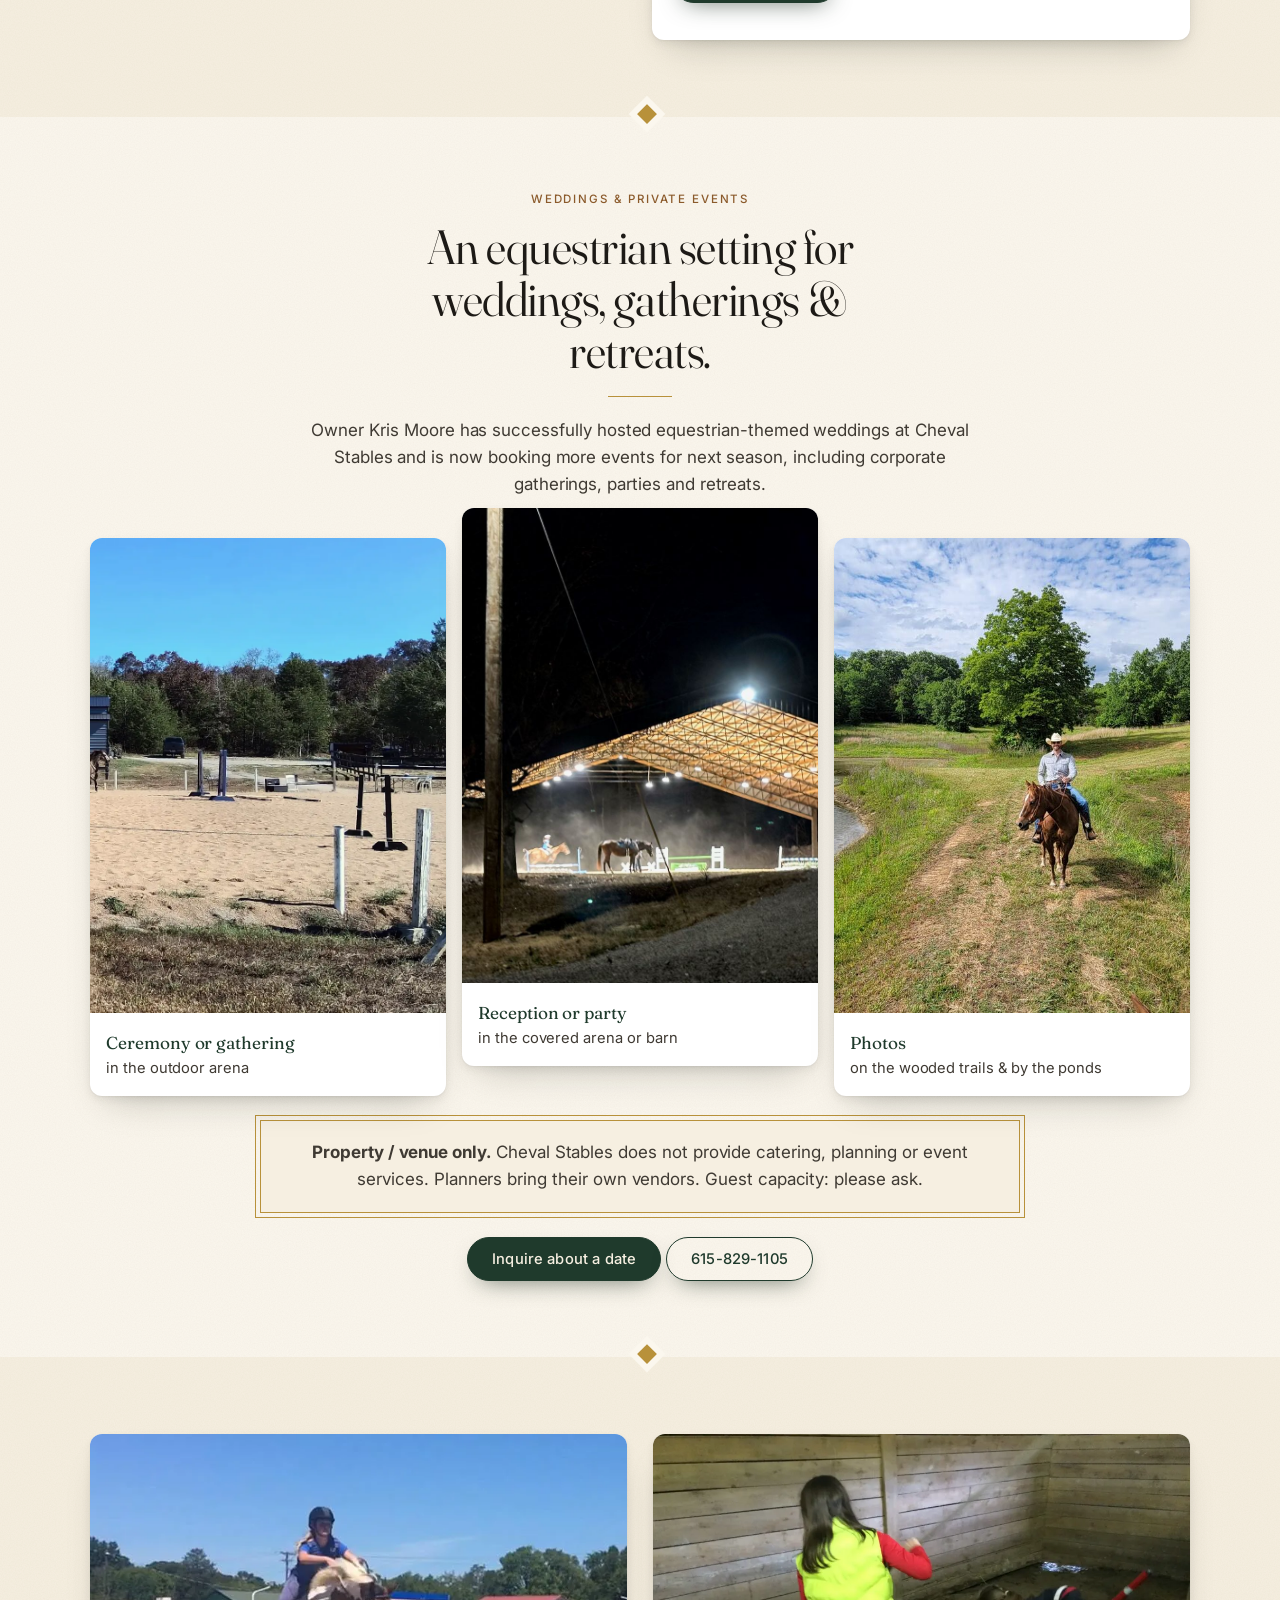
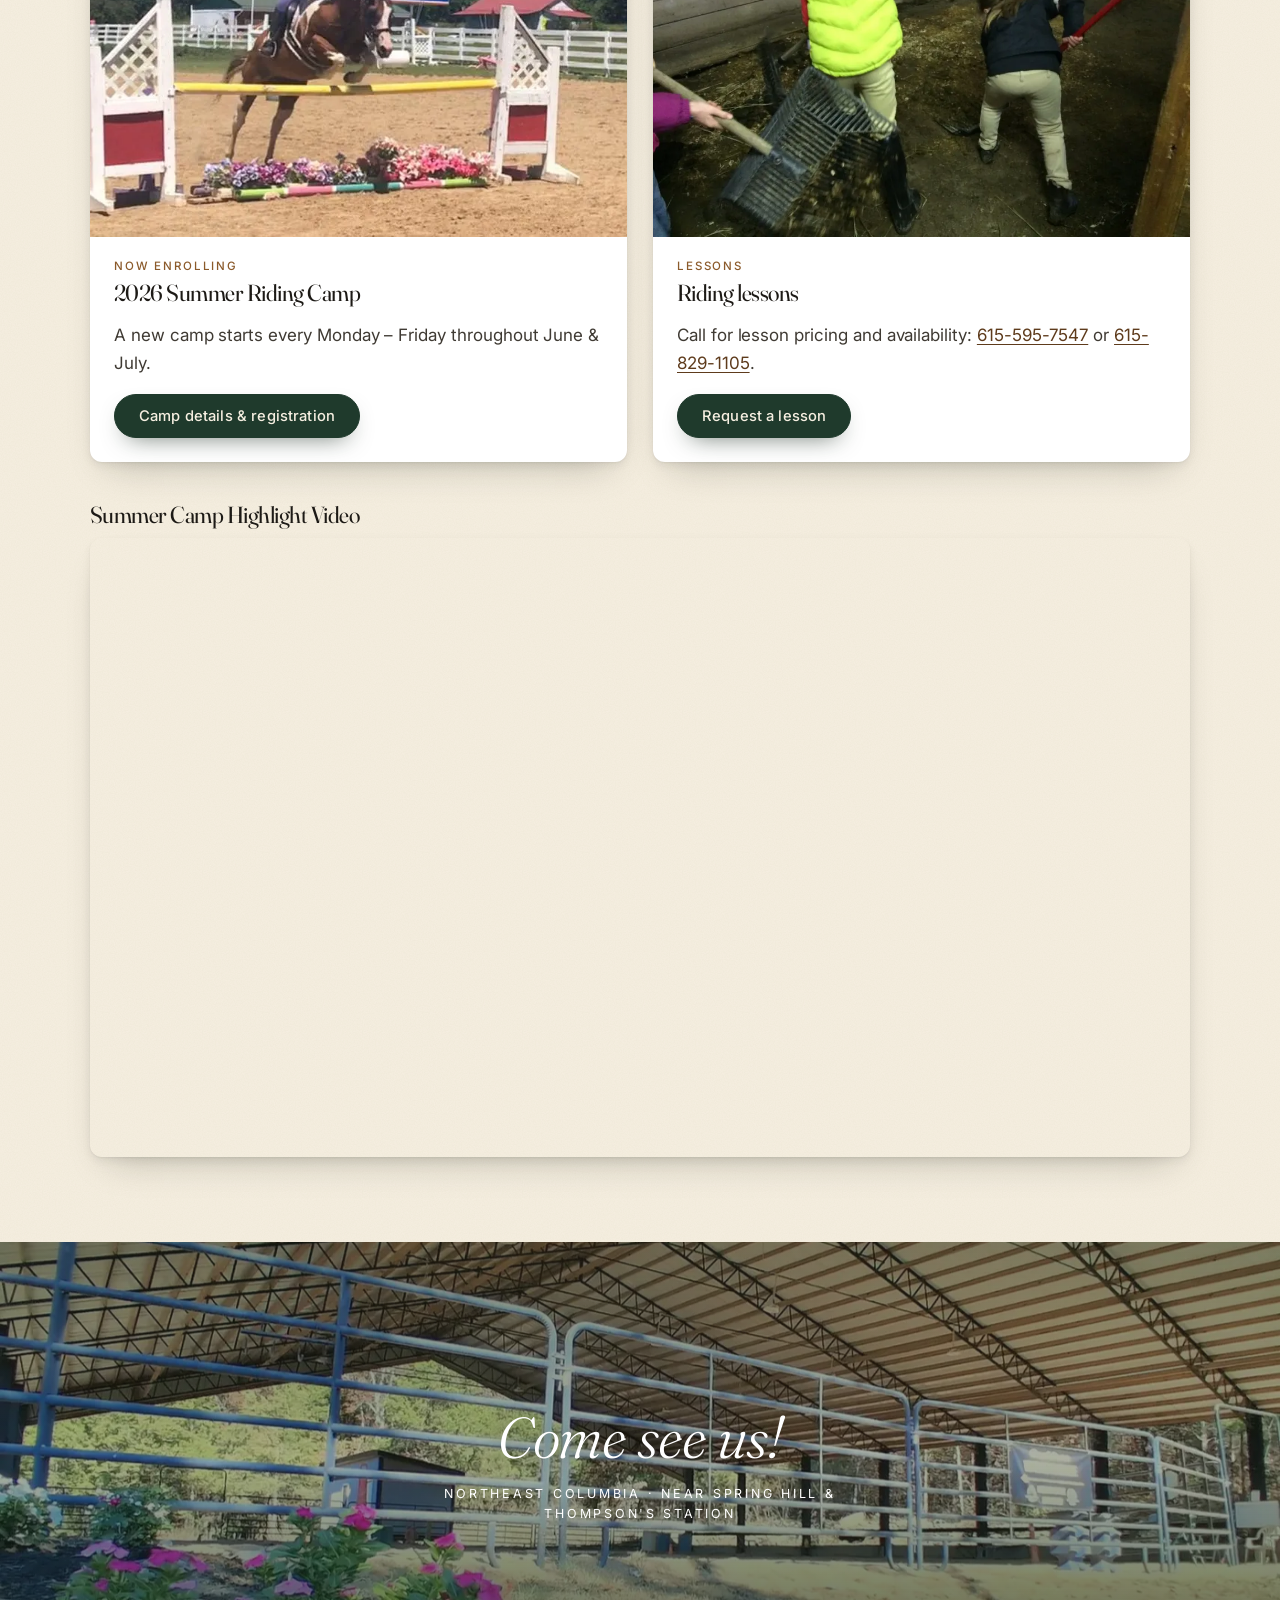
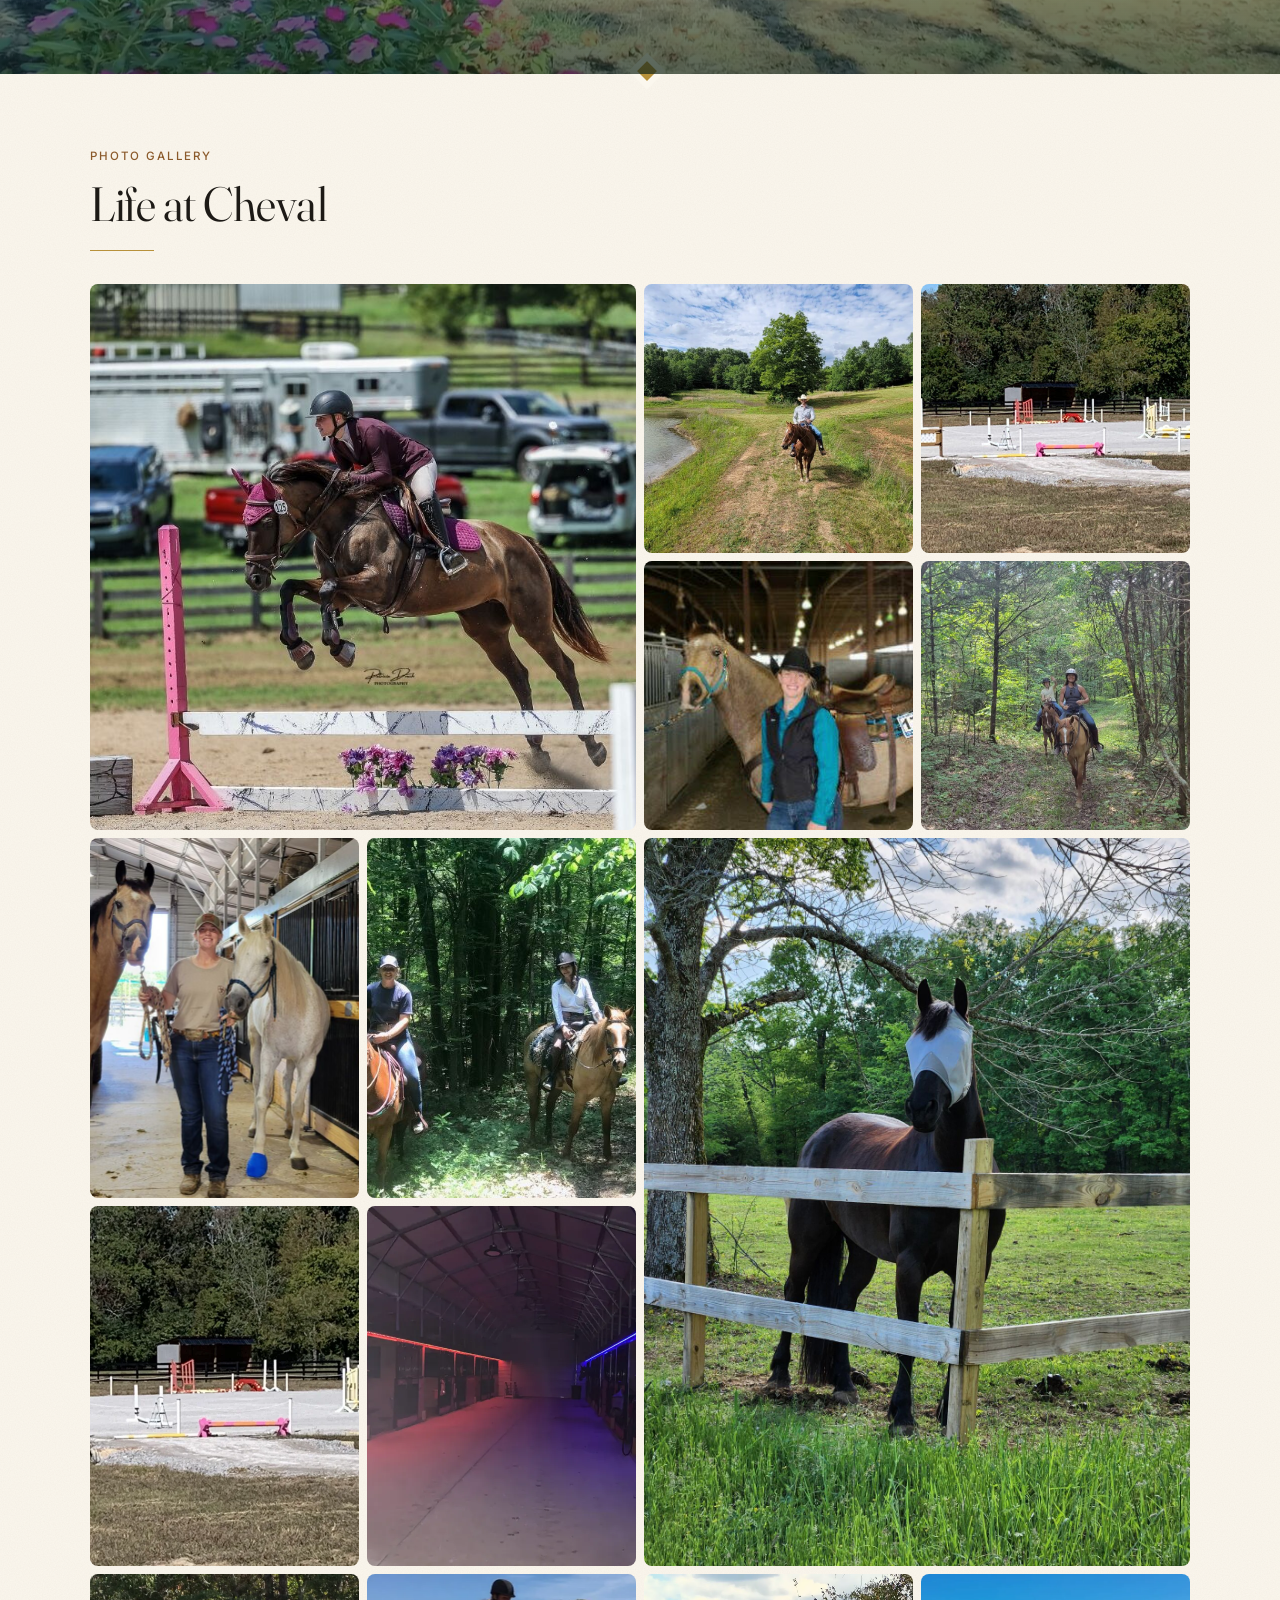
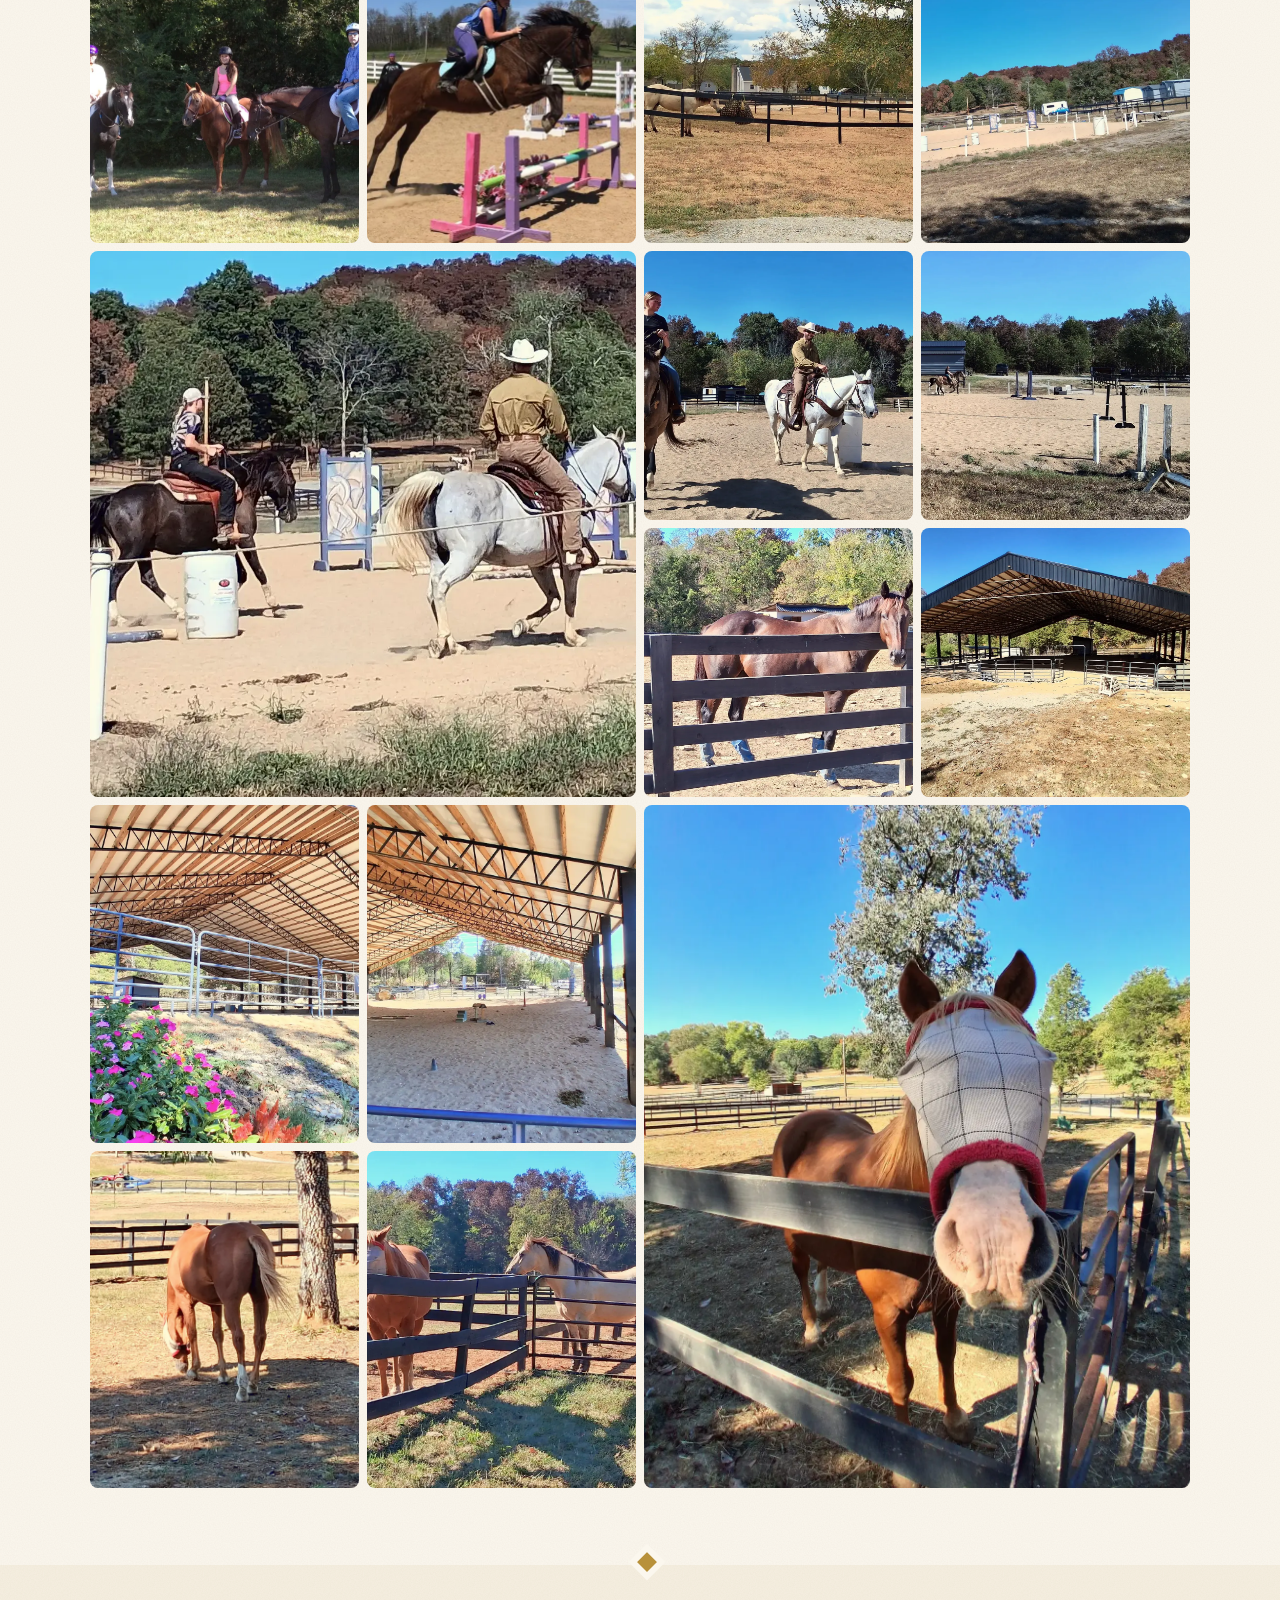
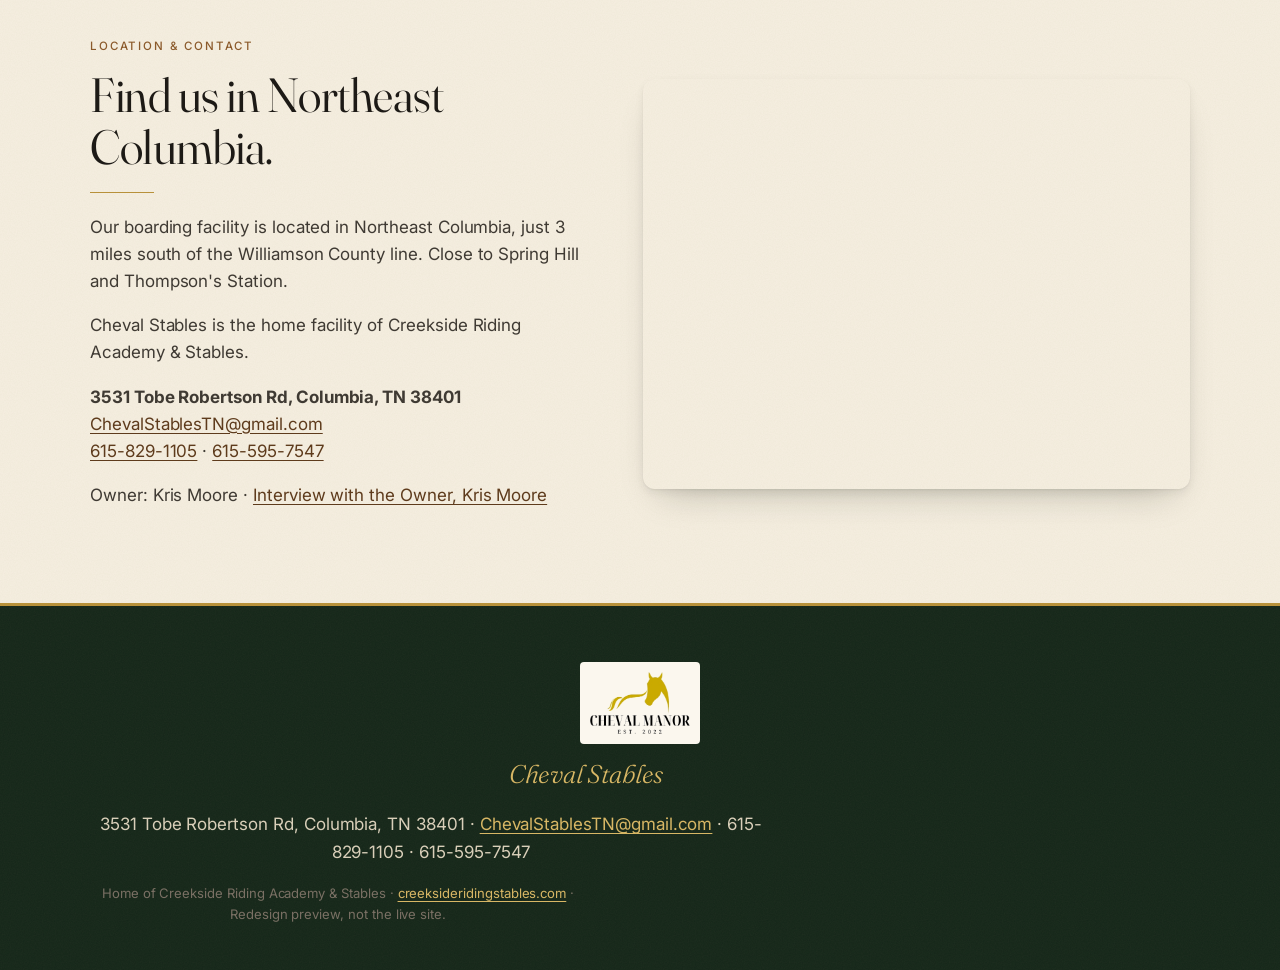
<file: v3/index.html>
<!doctype html><html lang="en"><head><meta charset="utf-8"><meta name="viewport" content="width=device-width,initial-scale=1">
<title>Cheval Stables · Boarding, Trail Rides, Lessons &amp; Events · Columbia, TN</title>
<meta name="description" content="Cheval Stables, 3531 Tobe Robertson Rd, Columbia, TN, home facility of Creekside Riding Academy &amp; Stables. 55 acres, horse boarding, guided trail rides, lessons, summer camp, weddings and private events.">
<link rel="preconnect" href="https://fonts.googleapis.com"><link href="https://fonts.googleapis.com/css2?family=Fraunces:ital,opsz,wght@0,9..144,300;0,9..144,400;0,9..144,500;1,9..144,300;1,9..144,400&family=Inter:wght@400;500;600&display=swap" rel="stylesheet">
<link rel="stylesheet" href="css/style.css"></head><body>
<header><div class="wrap bar"><a class="brand" href="#top"><img src="img/cheval-logo.png" alt="" width="76" height="47"><span>Cheval Stables<small>Home of Creekside Riding Academy</small></span></a>
<nav><button class="tog" aria-expanded="false" aria-label="Menu">Menu</button><ul><li><a href="#about">Estate</a></li><li><a href="#boarding">Boarding</a></li><li><a href="#trail">Trail Rides</a></li><li><a href="#events">Weddings &amp; Events</a></li><li><a href="#camp">Camp &amp; Lessons</a></li><li><a href="#gallery">Gallery</a></li><li><a href="#location">Visit</a></li><li><a class="nav-cta" href="#book">Book</a></li></ul></nav></div></header>
<main id="top">
<section class="hero"><div class="hero-bg"></div><div class="wrap hero-in">
<div class="kicker light">Columbia, Tennessee · 55 acres</div>
<h1 class="hero-title"><img class="hero-logo" src="img/cheval-logo.png" alt="Cheval Stables" width="304" height="187"></h1>
<p class="lede">Wooded trails, fresh water ponds and two arenas. <span class="script">The home of Creekside Riding Academy &amp; Stables.</span></p>
<p class="addr">3531 Tobe Robertson Rd, Columbia, TN 38401</p>
<div class="ctas"><a class="btn" href="#book">Book a Trail Ride</a><a class="btn ghost" href="#boarding">Boarding Rates</a></div></div>
<a class="scroll" href="#about" aria-label="Scroll">↓</a></section>

<div class="stats"><div class="wrap"><div><b>55</b><span>acres</span></div><div><b>4+</b><span>miles of wooded trails &amp; fresh water ponds</span></div><div><b>125×200</b><span>outdoor arena</span></div><div><b>80×84</b><span>covered &amp; lighted arena</span></div></div></div>

<section id="about" class="sec reveal"><div class="wrap split">
<div class="split-txt"><div class="kicker"><span class="script">The estate</span>Cheval Stables offers</div>
<h2 class="display">A true horse property, a short drive from Spring Hill.</h2>
<p>4+ miles of wooded trails &amp; fresh water ponds, a 125 × 200 outdoor arena, an 80 × 84 covered &amp; lighted arena, and 55 acres.</p>
<ul class="ticks"><li>12 stall barn</li><li>Wash stalls</li><li>Tack room</li><li>Extra wide barn aisle</li></ul></div>
<div class="collage"><img class="c1" src="img/creekside/20261007_143704.webp" alt="Large covered riding arena with a steel roof"><img class="c2" src="img/Barn-aisle-Charlize-640x853b.jpg" alt="Barn aisle"><img class="c3" src="img/creekside/20261002_114438.webp" alt="Dun horse grazing behind a dark wooden fence"></div></div></section>

<div class="band" style="--img:url(../img/Trail-riders-near-pond-scaled.jpg)"><div class="band-bg"></div><div class="band-in"><span class="script">Ride the woods &amp; the ponds</span><p>4+ miles of wooded trails on 55 acres</p></div></div>

<section id="boarding" class="sec linen reveal"><div class="wrap split rev">
<div class="split-txt"><div class="kicker"><span class="script">Stay with us</span>Boarding</div><h2 class="display">Boarding costs</h2>
<div class="rates"><div><span>Full Care Stall Board</span><b>from $1,000<small>/mo</small></b></div><div><span>Private Dry Lot with Stall</span><b>$750<small>/mo</small></b></div><div><span>Outside Stall with private turnout</span><b>$750<small>/mo</small></b></div><div><span>Free Range Pasture Board</span><b>from $550<small>/mo</small></b></div></div>
<p class="fine">Boarding questions: <a href="tel:6158291105">615-829-1105</a></p></div>
<div class="card plate"><img src="img/kbar-pasture-640x480-1.jpg" alt="Pasture"><div class="b"><h3>All board is full care &amp; includes</h3>
<ul class="ticks"><li>Hay, water &amp; wellness checks 2× daily</li><li>Feed &amp; supplements purchased by you, fed twice a day</li><li>Free trailer parking</li><li>Use of arenas, grounds &amp; trails</li></ul></div></div></div></section>

<section id="trail" class="sec dark reveal"><div class="wrap split">
<div class="frame"><img src="img/home-trail.webp" alt="Guided trail ride"></div>
<div class="split-txt"><div class="kicker light"><span class="script">Guided trail rides</span>Available at Cheval Stables</div><h2 class="display">An hour or more on 50+ acres of wooded trail.</h2>
<p>1+ hour guided trail ride tour on 50+ acres. Wooded trails, intermediate level.</p>
<div class="rates light"><div><span>Cost</span><b>$65<small>/rider + tip 🙂</small></b></div><div><span>Minimum age</span><b>8<small> years old</small></b></div></div>
<p>Call to book: <a href="tel:6155957547">615-595-7547</a> or <a href="tel:6158291105">615-829-1105</a><br>Or schedule online: <a href="https://creeksideridingstables.com/schedule-your-ride">creeksideridingstables.com/schedule-your-ride</a></p>
<div class="ctas"><a class="btn gold" href="#book">Request a ride</a></div></div></div></section>

<section id="book" class="sec linen reveal"><div class="wrap"><div class="kicker"><span class="script">Saddle up</span>Booking</div><h2 class="display">Request a trail ride or lesson</h2>
<p class="note"><b>Preview only.</b> This form does not book, hold a spot or take payment. It opens a pre-filled email to ChevalStablesTN@gmail.com. For the fastest booking, call <a href="tel:6155957547">615-595-7547</a> or <a href="tel:6158291105">615-829-1105</a>, or use <a href="https://creeksideridingstables.com/schedule-your-ride">online scheduling</a>.</p>
<div class="grid g2" style="margin-top:20px;align-items:start">
<div class="cal"><div class="cal-h"><button id="prev" type="button" aria-label="Previous month">‹</button><b id="mon"></b><button id="next" type="button" aria-label="Next month">›</button></div><div class="days" id="days"></div>
<p style="font-size:.85rem;color:var(--muted);margin:10px 0 0">Pick your preferred date. We'll confirm availability by phone or email.</p></div>
<form id="bk" class="card b" style="padding:20px">
<div class="seg"><label><input type="radio" name="svc" value="trail" checked><span>Guided Trail Ride<br><small>$65/rider + tip · 1+ hr · ages 8+</small></span></label><label><input type="radio" name="svc" value="lesson"><span>Lesson<br><small>Call for pricing</small></span></label></div>
<label>Date</label><input id="date" name="date" readonly placeholder="Choose a date on the calendar">
<label>Preferred time</label><select name="time"><option>Morning</option><option>Midday</option><option>Afternoon</option><option>Flexible</option></select>
<label id="riderwrap"><span>Number of riders</span></label><input name="riders" type="number" min="1" max="20" value="1">
<label>Name</label><input name="name" required><label>Phone</label><input name="phone" type="tel" required>
<label>Notes (experience level, ages)</label><textarea name="notes" rows="3"></textarea>
<div class="summary" id="sum"></div>
<p style="margin-top:14px"><button class="btn" type="submit">Prepare request</button></p>
<p id="res" class="note" hidden>Preview only: nothing was booked or charged. <a id="mail" href="#">Open the pre-filled email</a> or call 615-595-7547 / 615-829-1105.</p></form></div></div></section>

<section id="events" class="sec reveal"><div class="wrap">
<div class="center"><div class="kicker"><span class="script">Celebrate here</span>Weddings &amp; private events</div><h2 class="display">An equestrian setting for weddings, gatherings &amp; retreats.</h2>
<p class="narrow">Owner Kris Moore has successfully hosted equestrian-themed weddings at Cheval Stables and is now booking more events for next season, including corporate gatherings, parties and retreats.</p></div>
<div class="trio"><figure class="card"><img src="img/creekside/20261007_142725.webp" alt="Outdoor riding arena with jump standards"><figcaption><b>Ceremony or gathering</b> in the outdoor arena</figcaption></figure>
<figure class="card up"><img src="img/Lighted-arena.jpg" alt="Covered and lighted arena at night"><figcaption><b>Reception or party</b> in the covered arena or barn</figcaption></figure>
<figure class="card"><img src="img/Trail-rider-near-pond-2-scaled.jpg" alt="Trail by the pond"><figcaption><b>Photos</b> on the wooded trails &amp; by the ponds</figcaption></figure></div>
<div class="notice"><b>Property / venue only.</b> Cheval Stables does not provide catering, planning or event services. Planners bring their own vendors. Guest capacity: please ask.</div>
<div class="center"><a class="btn" href="mailto:ChevalStablesTN@gmail.com?subject=Event%20venue%20inquiry">Inquire about a date</a> <a class="btn ghost-d" href="tel:6158291105">615-829-1105</a></div></div></section>

<section id="camp" class="sec linen reveal"><div class="wrap duo">
<div class="card feature"><img src="img/camp.webp" alt="Summer camp"><div class="b"><div class="kicker">Now enrolling</div><h3 class="h3d">2026 Summer Riding Camp</h3><p>A new camp starts every Monday – Friday throughout June &amp; July.</p><a class="btn" href="https://creeksideridingstables.com/2026-camp">Camp details &amp; registration</a></div></div>
<div class="card feature"><img src="img/lesson.webp" alt="Riding lesson"><div class="b"><div class="kicker">Lessons</div><h3 class="h3d">Riding lessons</h3><p>Call for lesson pricing and availability: <a href="tel:6155957547">615-595-7547</a> or <a href="tel:6158291105">615-829-1105</a>.</p><a class="btn" href="#book">Request a lesson</a></div></div></div>
<div class="wrap video"><h3 class="h3d">Summer Camp Highlight Video</h3><iframe src="https://www.youtube.com/embed/dx2JWPvNsD4" title="Summer Camp Highlight Video" loading="lazy" allowfullscreen></iframe></div></section>

<div class="band" style="--img:url(../img/creekside/20261007_143747.webp)"><div class="band-bg"></div><div class="band-in"><span class="script">Come see us!</span><p>Northeast Columbia · near Spring Hill &amp; Thompson's Station</p></div></div>

<section id="gallery" class="sec reveal"><div class="wrap"><div class="kicker"><span class="script">Around the barn</span>Photo gallery</div><h2 class="display">Life at Cheval</h2><div class="gallery">
<img src="img/Charlize-Jumping.jpg" alt="Jumping" loading="lazy"><img src="img/Trail-rider-near-pond-2-scaled.jpg" alt="Trail rider by pond" loading="lazy"><img src="img/Arena-Run-in-close-up-640x480-2.jpg" alt="Arena run-in" loading="lazy"><img src="img/savanna.jpg" alt="Horse" loading="lazy">
<img src="img/20230602_120115-scaled.jpg" alt="Property" loading="lazy"><img src="img/20230615_090459-scaled.jpg" alt="Property" loading="lazy"><img src="img/IMG_0937b-1.jpg" alt="Horse" loading="lazy"><img src="img/1000002490.jpg" alt="Property" loading="lazy">
<img src="img/arena.webp" alt="Arena" loading="lazy"><img src="img/night-lights.webp" alt="Lighted arena at night" loading="lazy"><img src="img/trail2.webp" alt="Trail" loading="lazy"><img src="img/home-jump.webp" alt="Jumping" loading="lazy"><img src="img/creekside/20261002_114438.webp" alt="Dun horse grazing behind a dark wooden fence near a large tree at Creekside Riding Academy & Stables" loading="lazy"><img src="img/creekside/20261007_142251.webp" alt="Outdoor riding arena with white poles and blue barns below an autumn hillside at Creekside" loading="lazy"><img src="img/creekside/20261007_142413.webp" alt="Two riders on a dark horse and a gray horse loping across the Creekside outdoor arena" loading="lazy"><img src="img/creekside/20261007_142513.webp" alt="Two riders on buckskin and gray horses in the sunny outdoor arena at Creekside Riding Academy & Stables" loading="lazy"><img src="img/creekside/20261007_142725.webp" alt="Outdoor riding arena with jump standards and barns beneath a clear blue sky at Creekside" loading="lazy"><img src="img/creekside/20261007_143227.webp" alt="Bay horse looking over a black wooden fence in a sunny paddock at Creekside Riding Academy & Stables" loading="lazy"><img src="img/creekside/20261007_143704.webp" alt="Large covered riding arena with a steel roof on a sunny day at Creekside Riding Academy & Stables" loading="lazy"><img src="img/creekside/20261007_143747.webp" alt="Pink impatiens blooming in front of the covered riding arena at Creekside Riding Academy & Stables" loading="lazy"><img src="img/creekside/20261007_143841.webp" alt="Interior of the covered riding arena with sand footing and steel trusses at Creekside" loading="lazy"><img src="img/creekside/20261007_144232.webp" alt="Chestnut horse in a fly mask looking over the paddock fence at Creekside" loading="lazy"><img src="img/creekside/20261007_144300.webp" alt="Chestnut horse grazing in a dry paddock beside a large tree at Creekside" loading="lazy"><img src="img/creekside/20261007_144417.webp" alt="Chestnut horse and a pale horse standing behind a black wooden fence at Creekside" loading="lazy"></div></div></section>

<section id="location" class="sec linen reveal"><div class="wrap split">
<div class="split-txt"><div class="kicker"><span class="script">Visit</span>Location &amp; contact</div><h2 class="display">Find us in Northeast Columbia.</h2>
<p>Our boarding facility is located in Northeast Columbia, just 3 miles south of the Williamson County line. Close to Spring Hill and Thompson's Station.</p>
<p>Cheval Stables is the home facility of Creekside Riding Academy &amp; Stables.</p>
<p class="contact"><b>3531 Tobe Robertson Rd, Columbia, TN 38401</b><br><a href="mailto:ChevalStablesTN@gmail.com">ChevalStablesTN@gmail.com</a><br><a href="tel:6158291105">615-829-1105</a> · <a href="tel:6155957547">615-595-7547</a></p>
<p>Owner: Kris Moore · <a href="https://nashvillevoyager.com/interview/inspiring-conversations-with-kristine-moore-of-cheval-stables-creekside-riding-academy-stables/">Interview with the Owner, Kris Moore</a></p></div>
<iframe class="map" src="https://maps.google.com/maps?q=3531%20Tobe%20Robertson%20Rd%2C%20Columbia%2C%20TN%2038401&output=embed" title="Map" loading="lazy"></iframe></div></section></main>
<footer><div class="wrap"><img src="img/cheval-logo.png" alt="" class="flogo"><p class="script big">Cheval Stables</p><p>3531 Tobe Robertson Rd, Columbia, TN 38401 · <a href="mailto:ChevalStablesTN@gmail.com">ChevalStablesTN@gmail.com</a> · 615-829-1105 · 615-595-7547</p><p class="fine">Home of Creekside Riding Academy &amp; Stables · <a href="https://creeksideridingstables.com/">creeksideridingstables.com</a> · Redesign preview, not the live site.</p></div></footer>
<div id="lb" class="lb" hidden><button class="lb-x" aria-label="Close">×</button><button class="lb-p" aria-label="Previous">‹</button><img alt=""><button class="lb-n" aria-label="Next">›</button><p></p></div>
<script src="js/main.js"></script><!-- mo-watermark -->
<style>#mo-wm{position:fixed;inset:0;display:flex;flex-direction:column;align-items:center;justify-content:center;pointer-events:none;z-index:2147483000;opacity:.14}#mo-wm img{width:min(55vw,420px);height:auto}#mo-wm span{font:700 clamp(22px,5vw,48px)/1.1 system-ui,sans-serif;color:#111;letter-spacing:.04em;margin-top:8px}#mo-badge{position:fixed;left:10px;bottom:10px;z-index:2147483001;background:rgba(17,17,17,.85);color:#fff;font:600 12px/1 system-ui,sans-serif;padding:7px 10px;border-radius:999px;text-decoration:none;opacity:.85}#mo-badge:hover{opacity:1}</style>
<div id="mo-wm" aria-hidden="true"><img src="../mo-watermark-logo.webp" alt=""><span>Mighty Organix</span></div>
<a id="mo-badge" href="https://mightyorganix.com" target="_blank" rel="noopener">Demo by Mighty Organix</a>
</body></html>
</file>
<file: css/style.css>
:root{--hunter:#1f3a2c;--hunter-d:#142619;--leather:#8b5a2b;--leather-d:#5e3b1c;--brass:#b8913a;--brass-l:#d8b765;--cream:#f6efe1;--ivory:#fbf7ee;--ink:#1d1a16;--text:#3f3a33;--muted:#7a7064;--line:#e2d6c0;--red:#8b5a2b;
--fd:"Prata",Georgia,serif;--fs:"Playball",cursive;--fb:"Poppins",system-ui,sans-serif;--r:6px;--max:1200px;
--sh:0 1px 2px rgba(30,20,10,.06),0 12px 28px -10px rgba(30,20,10,.25),0 40px 70px -40px rgba(30,20,10,.45);
--linen:url("data:image/svg+xml,%3Csvg xmlns='http://www.w3.org/2000/svg' width='160' height='160'%3E%3Cfilter id='n'%3E%3CfeTurbulence type='fractalNoise' baseFrequency='.85' numOctaves='3' stitchTiles='stitch'/%3E%3CfeColorMatrix values='0 0 0 0 .35 0 0 0 0 .27 0 0 0 0 .15 0 0 0 .07 0'/%3E%3C/filter%3E%3Crect width='100%25' height='100%25' filter='url(%23n)'/%3E%3C/svg%3E")}
*{box-sizing:border-box}html{scroll-behavior:smooth}
body{margin:0;background:var(--ivory) var(--linen);color:var(--text);font:400 15.5px/1.75 var(--fb);-webkit-font-smoothing:antialiased}
img{max-width:100%;display:block}a{color:var(--leather-d);text-underline-offset:3px}a:hover{color:var(--hunter)}
h1,h2,h3{font-family:var(--fd);font-weight:400;color:var(--ink);margin:0 0 .5em;line-height:1.12}
.display{font-size:clamp(2rem,1.2rem + 3.6vw,3.6rem);letter-spacing:-.01em;max-width:16ch}
.display:after{content:"";display:block;width:90px;height:12px;margin-top:18px;background:linear-gradient(var(--brass),var(--brass)) left center/36px 1px no-repeat,radial-gradient(circle,var(--brass) 3px,transparent 3.5px) 42px center/12px 12px no-repeat,linear-gradient(var(--brass),var(--brass)) 60px center/30px 1px no-repeat}
.center .display,.center .display:after{margin-left:auto;margin-right:auto}.center{text-align:center}
.h3d{font-family:var(--fd);font-size:1.5rem}
.script{font-family:var(--fs);font-weight:400}
.kicker{font:600 .72rem/1 var(--fb);letter-spacing:.24em;text-transform:uppercase;color:var(--leather);margin-bottom:18px}
.kicker .script{display:block;font-size:1.9rem;letter-spacing:0;text-transform:none;color:var(--brass);margin-bottom:6px}
.kicker.light{color:var(--brass-l)}
.wrap{max-width:var(--max);margin:0 auto;padding:0 22px}
/* header */
header{position:sticky;top:0;z-index:30;background:rgba(20,38,25,.92);backdrop-filter:blur(10px);border-bottom:1px solid rgba(216,183,101,.25)}
.bar{display:flex;align-items:center;justify-content:space-between;min-height:68px}
.brand{display:flex;align-items:center;gap:10px;text-decoration:none;font-family:var(--fd);font-size:1.25rem;color:#f6efe1}.brand:hover{color:#fff}
.brand img{height:44px;width:auto;background:var(--ivory);border-radius:6px;padding:3px 6px}
.brand small{display:block;font:500 .6rem var(--fb);letter-spacing:.18em;text-transform:uppercase;color:var(--brass-l)}
nav ul{list-style:none;margin:0;padding:0;display:none}
nav.open ul{display:block;position:absolute;left:0;right:0;top:68px;background:var(--hunter-d);padding:10px 22px 18px;border-bottom:1px solid var(--brass)}
nav a{display:block;padding:11px 2px;text-decoration:none;color:#efe6d3;font-weight:500;font-size:.88rem;letter-spacing:.04em}nav a:hover{color:var(--brass-l)}
.nav-cta{color:var(--ink)!important;background:var(--brass-l);border-radius:999px;padding:9px 18px!important;text-align:center}
.tog{border:1px solid rgba(216,183,101,.6);background:transparent;color:#f6efe1;border-radius:999px;padding:8px 16px;font:500 .85rem var(--fb)}
@media(min-width:1000px){.tog{display:none}nav ul{display:flex;align-items:center;gap:20px}}
/* buttons */
.btn{display:inline-block;background:var(--hunter);color:#f6efe1!important;text-decoration:none;padding:14px 28px;border-radius:999px;font:500 .9rem var(--fb);letter-spacing:.06em;border:1px solid var(--hunter);cursor:pointer;transition:all .3s cubic-bezier(.22,.61,.36,1);box-shadow:0 10px 24px -12px rgba(20,38,25,.7)}
.btn:hover{transform:translateY(-2px);background:var(--hunter-d);box-shadow:0 16px 30px -12px rgba(20,38,25,.8)}
.btn.gold{background:var(--brass-l);border-color:var(--brass-l);color:var(--ink)!important}.btn.gold:hover{background:#e6c77a}
.btn.ghost{background:transparent;border-color:rgba(246,239,225,.7)}.btn.ghost:hover{background:rgba(246,239,225,.12)}
.btn.ghost-d{background:transparent;color:var(--hunter)!important}
.ctas{display:flex;flex-wrap:wrap;gap:12px;margin-top:26px}
/* hero */
.hero{position:relative;min-height:min(92vh,820px);display:flex;align-items:center;overflow:hidden;color:#f6efe1;background:var(--hunter-d)}
.hero-bg{position:absolute;inset:0;background:url(../img/barn-front-flowers-1024x768-1.jpg) center/cover;animation:kb 26s ease-in-out infinite alternate}
.hero:before{content:"";position:absolute;inset:0;z-index:1;background:radial-gradient(ellipse at 30% 60%,rgba(20,38,25,.35),rgba(10,18,12,.85)),linear-gradient(180deg,rgba(0,0,0,.2),rgba(10,18,12,.6))}
.hero-in{position:relative;z-index:2;padding-top:60px;padding-bottom:90px}
@keyframes kb{from{transform:scale(1)}to{transform:scale(1.14) translate(-2%,-1.5%)}}
.hero-title{margin:0 0 22px}.hero-logo{width:min(320px,74vw);height:auto;background:var(--ivory) var(--linen);border-radius:4px;padding:20px 26px;box-shadow:0 0 0 1px var(--brass),0 0 0 7px rgba(246,239,225,.9),0 0 0 8px var(--brass),0 30px 60px rgba(0,0,0,.5)}
.lede{font-size:clamp(1.05rem,.95rem + .6vw,1.35rem);max-width:30em;margin:0}.lede .script{display:block;font-size:clamp(1.6rem,1.2rem + 1.6vw,2.4rem);color:var(--brass-l);margin-top:6px}
.addr{letter-spacing:.12em;text-transform:uppercase;font-size:.75rem;opacity:.85;margin-top:14px}
.scroll{position:absolute;z-index:2;bottom:22px;left:50%;transform:translateX(-50%);color:var(--brass-l);text-decoration:none;font-size:1.4rem;animation:bob 2.4s ease-in-out infinite}
@keyframes bob{50%{transform:translate(-50%,6px)}}
/* stats */
.stats{position:relative;z-index:3;margin-top:-46px}.stats .wrap{display:grid;grid-template-columns:1fr 1fr;background:var(--ivory) var(--linen);box-shadow:var(--sh);border-top:3px solid var(--brass);padding:0}
.stats .wrap>div{padding:20px 16px;text-align:center;border-right:1px solid var(--line);border-bottom:1px solid var(--line)}
.stats b{display:block;font:400 clamp(1.7rem,1.2rem + 2vw,2.6rem)/1.1 var(--fd);color:var(--hunter)}.stats span{font-size:.78rem;color:var(--muted);letter-spacing:.04em}
@media(min-width:760px){.stats .wrap{grid-template-columns:repeat(4,1fr);max-width:calc(var(--max) - 44px)}}
/* sections */
.sec{padding:clamp(70px,9vw,130px) 0;position:relative}
.linen{background:var(--cream) var(--linen)}
.sec+.sec:before,.band+.sec:before{content:"";position:absolute;top:0;left:50%;transform:translate(-50%,-50%);width:14px;height:14px;background:var(--brass);rotate:45deg;box-shadow:0 0 0 6px var(--ivory)}
.dark{background:var(--hunter) var(--linen);color:#e9e1cf}.dark h2,.dark h3{color:#fbf5e6}.dark a{color:var(--brass-l)}
.split{display:grid;gap:44px;align-items:center}@media(min-width:900px){.split{grid-template-columns:1fr 1.1fr;gap:70px}.split.rev>:first-child{order:2}}
.ticks{list-style:none;padding:0;margin:18px 0 0;display:grid;gap:8px}.ticks li{padding-left:28px;position:relative}.ticks li:before{content:"";position:absolute;left:0;top:.7em;width:16px;height:1px;background:var(--brass)}
/* collage */
.collage{position:relative;display:grid;grid-template-columns:repeat(6,1fr);grid-template-rows:repeat(6,52px);gap:12px}
.collage img{width:100%;height:100%;object-fit:cover;box-shadow:var(--sh);border-radius:var(--r)}
.c1{grid-column:1/6;grid-row:1/5}.c2{grid-column:4/7;grid-row:3/7;border:6px solid var(--ivory)}.c3{grid-column:1/4;grid-row:5/7}
@media(min-width:900px){.collage{grid-template-rows:repeat(6,80px)}}
.frame{position:relative}.frame img{border-radius:var(--r);box-shadow:var(--sh);aspect-ratio:4/5;object-fit:cover;width:100%}.frame:before{content:"";position:absolute;inset:-14px 14px 14px -14px;border:1px solid var(--brass);border-radius:var(--r)}
/* parallax band */
.band{position:relative;min-height:clamp(320px,62vh,560px);display:flex;align-items:center;justify-content:center;text-align:center;color:#fff;background:var(--img) center/cover;overflow:hidden}
@media(min-width:900px) and (hover:hover){.band{background-attachment:fixed}}
.band:before{content:"";position:absolute;inset:0;background:linear-gradient(180deg,rgba(20,38,25,.55),rgba(20,38,25,.35),rgba(20,38,25,.7))}
.band-in{position:relative;padding:0 22px}.band .script{font-size:clamp(2.6rem,1.6rem + 5vw,5.4rem);color:var(--brass-l);text-shadow:0 4px 20px rgba(0,0,0,.4)}.band p{letter-spacing:.22em;text-transform:uppercase;font-size:.78rem;margin:0}
/* rates */
.rates>div{display:flex;justify-content:space-between;align-items:baseline;gap:14px;padding:18px 0;border-bottom:1px solid var(--line)}
.rates b{font:400 1.45rem var(--fd);color:var(--hunter);white-space:nowrap}.rates small{font:400 .8rem var(--fb);color:var(--muted)}
.rates.light>div{border-color:rgba(216,183,101,.3)}.rates.light b{color:var(--brass-l)}.rates.light small{color:#cfc5ae}
.fine{font-size:.82rem;color:var(--muted);margin-top:16px}
/* cards */
.card{background:#fff;border-radius:var(--r);box-shadow:var(--sh);overflow:hidden;transition:transform .45s cubic-bezier(.22,.61,.36,1),box-shadow .45s}
.card:hover{transform:translateY(-8px);box-shadow:0 2px 4px rgba(30,20,10,.06),0 30px 60px -20px rgba(30,20,10,.45)}
.card .b{padding:24px}.card img{width:100%;aspect-ratio:4/3;object-fit:cover}
.plate{border-top:3px solid var(--brass)}
.duo{display:grid;gap:26px}@media(min-width:800px){.duo{grid-template-columns:1fr 1fr}}
.feature .kicker{margin-bottom:8px}.video{margin-top:60px}
iframe{width:100%;aspect-ratio:16/9;border:0;border-radius:var(--r);box-shadow:var(--sh)}.map{aspect-ratio:4/3}
/* events */
.narrow{max-width:40em;margin:0 auto}
.trio{display:grid;gap:22px;margin:50px 0 30px}@media(min-width:800px){.trio{grid-template-columns:repeat(3,1fr);align-items:start}.trio .up{margin-top:-30px}}
.trio figure{margin:0}.trio img{aspect-ratio:3/4}.trio figcaption{padding:16px 20px;font-size:.92rem}.trio b{font-family:var(--fd);font-weight:400;color:var(--hunter);font-size:1.08rem;display:block}
.notice{max-width:760px;margin:0 auto 30px;text-align:center;padding:18px 22px;border:1px solid var(--brass);outline:1px solid var(--brass);outline-offset:4px;background:var(--cream)}
/* gallery */
.gallery{display:grid;grid-template-columns:repeat(2,1fr);grid-auto-flow:dense;gap:10px;margin-top:30px}
.gallery img{width:100%;height:100%;aspect-ratio:1;object-fit:cover;border-radius:4px;cursor:zoom-in;transition:transform .6s,filter .4s;filter:saturate(.95)}
.gallery img:hover{transform:scale(1.03);filter:saturate(1.1)}
.gallery img:nth-child(5n+1){grid-column:span 2;aspect-ratio:2/1}
@media(min-width:800px){.gallery{grid-template-columns:repeat(4,1fr)}.gallery img:nth-child(7n+1){grid-row:span 2;aspect-ratio:auto}.gallery img:nth-child(5n+1){grid-column:auto;aspect-ratio:1}.gallery img:nth-child(7n+1){grid-column:span 2}}
/* booking */
.note{background:#fbf3df;border-left:3px solid var(--brass);padding:12px 16px;font-size:.9rem}
.grid{display:grid;gap:24px}@media(min-width:800px){.g2{grid-template-columns:1fr 1fr}}
.cal{background:#fff;border-radius:var(--r);padding:20px;box-shadow:var(--sh);border-top:3px solid var(--brass)}
.cal-h{display:flex;justify-content:space-between;align-items:center;margin-bottom:10px;font-family:var(--fd);font-size:1.15rem}
.cal-h button{border:1px solid var(--line);background:var(--cream);border-radius:50%;width:36px;height:36px;cursor:pointer}
.days{display:grid;grid-template-columns:repeat(7,1fr);gap:5px;text-align:center}.days .dow{font-size:.7rem;font-weight:600;color:var(--muted);letter-spacing:.1em}
.days button{aspect-ratio:1;border:1px solid var(--line);background:var(--ivory);border-radius:50%;cursor:pointer;font:500 .9rem var(--fb);transition:all .2s}.days button:hover:not(:disabled){border-color:var(--brass)}
.days button:disabled{opacity:.3;cursor:default}.days button.sel{background:var(--hunter);color:#fff;border-color:var(--hunter)}
form label{display:block;font-weight:500;font-size:.85rem;margin:14px 0 5px;letter-spacing:.03em}
form input,form select,form textarea{width:100%;padding:12px;border:1px solid var(--line);border-radius:4px;font:inherit;background:var(--ivory)}
form input:focus,form select:focus,form textarea:focus{outline:2px solid var(--brass-l);border-color:var(--brass)}
.seg{display:flex;gap:10px}.seg label{flex:1;margin:0;border:1px solid var(--line);border-radius:4px;padding:12px;text-align:center;cursor:pointer;background:var(--ivory);font-family:var(--fd);font-weight:400}
.seg input{display:none}.seg label:has(input:checked){border-color:var(--hunter);background:#eef2ec;box-shadow:inset 0 0 0 1px var(--hunter)}.seg small{font-family:var(--fb);color:var(--muted)}
.summary{background:#eef2ec;border-radius:4px;padding:12px 14px;margin-top:14px;font-weight:500;color:var(--hunter)}
/* footer */
footer{background:var(--hunter-d) var(--linen);color:#d9cfb9;padding:70px 0 34px;text-align:center;border-top:3px solid var(--brass)}footer a{color:var(--brass-l)}
.flogo{width:120px;margin:0 auto;background:var(--ivory);padding:10px;border-radius:4px}.big{font-size:2.4rem;color:var(--brass-l);margin:10px 0}
/* lightbox */
.lb{position:fixed;inset:0;z-index:99;background:rgba(12,18,13,.95);display:flex;align-items:center;justify-content:center;flex-direction:column;padding:20px}.lb[hidden]{display:none}
.lb img{max-width:100%;max-height:78vh;border-radius:4px;box-shadow:0 30px 80px rgba(0,0,0,.6)}.lb p{color:#e9e1cf;font-size:.9rem;text-align:center;max-width:40em}
.lb button{position:absolute;background:rgba(216,183,101,.18);color:#fff;border:1px solid rgba(216,183,101,.5);border-radius:50%;width:46px;height:46px;font-size:26px;cursor:pointer}.lb-x{top:14px;right:14px}.lb-p{left:10px;top:50%}.lb-n{right:10px;top:50%}
/* motion */
.reveal{opacity:0;transform:translateY(34px);transition:opacity 1s ease,transform 1s cubic-bezier(.22,.61,.36,1)}.reveal.in{opacity:1;transform:none}
@media(prefers-reduced-motion:reduce){*{animation:none!important;transition:none!important}.reveal{opacity:1;transform:none}.band{background-attachment:scroll}}
</file>
<file: v3/css/style.css>
:root{--hunter:#1f3a2c;--hunter-d:#142619;--leather:#8b5a2b;--leather-d:#5e3b1c;--brass:#b8913a;--brass-l:#d8b765;--cream:#f6efe1;--ivory:#fbf7ee;--ink:#1d1a16;--text:#3f3a33;--muted:#7a7064;--line:#e2d6c0;--red:#8b5a2b;
--fd:"Prata",Georgia,serif;--fs:"Playball",cursive;--fb:"Poppins",system-ui,sans-serif;--r:6px;--max:1200px;
--sh:0 1px 2px rgba(30,20,10,.06),0 12px 28px -10px rgba(30,20,10,.25),0 40px 70px -40px rgba(30,20,10,.45);
--linen:url("data:image/svg+xml,%3Csvg xmlns='http://www.w3.org/2000/svg' width='160' height='160'%3E%3Cfilter id='n'%3E%3CfeTurbulence type='fractalNoise' baseFrequency='.85' numOctaves='3' stitchTiles='stitch'/%3E%3CfeColorMatrix values='0 0 0 0 .35 0 0 0 0 .27 0 0 0 0 .15 0 0 0 .07 0'/%3E%3C/filter%3E%3Crect width='100%25' height='100%25' filter='url(%23n)'/%3E%3C/svg%3E")}
*{box-sizing:border-box}html{scroll-behavior:smooth}
body{margin:0;background:var(--ivory) var(--linen);color:var(--text);font:400 15.5px/1.75 var(--fb);-webkit-font-smoothing:antialiased}
img{max-width:100%;display:block}a{color:var(--leather-d);text-underline-offset:3px}a:hover{color:var(--hunter)}
h1,h2,h3{font-family:var(--fd);font-weight:400;color:var(--ink);margin:0 0 .5em;line-height:1.12}
.display{font-size:clamp(2rem,1.2rem + 3.6vw,3.6rem);letter-spacing:-.01em;max-width:16ch}
.display:after{content:"";display:block;width:90px;height:12px;margin-top:18px;background:linear-gradient(var(--brass),var(--brass)) left center/36px 1px no-repeat,radial-gradient(circle,var(--brass) 3px,transparent 3.5px) 42px center/12px 12px no-repeat,linear-gradient(var(--brass),var(--brass)) 60px center/30px 1px no-repeat}
.center .display,.center .display:after{margin-left:auto;margin-right:auto}.center{text-align:center}
.h3d{font-family:var(--fd);font-size:1.5rem}
.script{font-family:var(--fs);font-weight:400}
.kicker{font:600 .72rem/1 var(--fb);letter-spacing:.24em;text-transform:uppercase;color:var(--leather);margin-bottom:18px}
.kicker .script{display:block;font-size:1.9rem;letter-spacing:0;text-transform:none;color:var(--brass);margin-bottom:6px}
.kicker.light{color:var(--brass-l)}
.wrap{max-width:var(--max);margin:0 auto;padding:0 22px}
/* header */
header{position:sticky;top:0;z-index:30;background:rgba(20,38,25,.92);backdrop-filter:blur(10px);border-bottom:1px solid rgba(216,183,101,.25)}
.bar{display:flex;align-items:center;justify-content:space-between;min-height:68px}
.brand{display:flex;align-items:center;gap:10px;text-decoration:none;font-family:var(--fd);font-size:1.25rem;color:#f6efe1}.brand:hover{color:#fff}
.brand img{height:44px;width:auto;background:var(--ivory);border-radius:6px;padding:3px 6px}
.brand small{display:block;font:500 .6rem var(--fb);letter-spacing:.18em;text-transform:uppercase;color:var(--brass-l)}
nav ul{list-style:none;margin:0;padding:0;display:none}
nav.open ul{display:block;position:absolute;left:0;right:0;top:68px;background:var(--hunter-d);padding:10px 22px 18px;border-bottom:1px solid var(--brass)}
nav a{display:block;padding:11px 2px;text-decoration:none;color:#efe6d3;font-weight:500;font-size:.88rem;letter-spacing:.04em}nav a:hover{color:var(--brass-l)}
.nav-cta{color:var(--ink)!important;background:var(--brass-l);border-radius:999px;padding:9px 18px!important;text-align:center}
.tog{border:1px solid rgba(216,183,101,.6);background:transparent;color:#f6efe1;border-radius:999px;padding:8px 16px;font:500 .85rem var(--fb)}
@media(min-width:1000px){.tog{display:none}nav ul{display:flex;align-items:center;gap:20px}}
/* buttons */
.btn{display:inline-block;background:var(--hunter);color:#f6efe1!important;text-decoration:none;padding:14px 28px;border-radius:999px;font:500 .9rem var(--fb);letter-spacing:.06em;border:1px solid var(--hunter);cursor:pointer;transition:all .3s cubic-bezier(.22,.61,.36,1);box-shadow:0 10px 24px -12px rgba(20,38,25,.7)}
.btn:hover{transform:translateY(-2px);background:var(--hunter-d);box-shadow:0 16px 30px -12px rgba(20,38,25,.8)}
.btn.gold{background:var(--brass-l);border-color:var(--brass-l);color:var(--ink)!important}.btn.gold:hover{background:#e6c77a}
.btn.ghost{background:transparent;border-color:rgba(246,239,225,.7)}.btn.ghost:hover{background:rgba(246,239,225,.12)}
.btn.ghost-d{background:transparent;color:var(--hunter)!important}
.ctas{display:flex;flex-wrap:wrap;gap:12px;margin-top:26px}
/* hero */
.hero{position:relative;min-height:min(92vh,820px);display:flex;align-items:center;overflow:hidden;color:#f6efe1;background:var(--hunter-d)}
.hero-bg{position:absolute;inset:0;background:url(../img/barn-front-flowers-1024x768-1.jpg) center/cover;animation:kb 26s ease-in-out infinite alternate}
.hero:before{content:"";position:absolute;inset:0;z-index:1;background:radial-gradient(ellipse at 30% 60%,rgba(20,38,25,.35),rgba(10,18,12,.85)),linear-gradient(180deg,rgba(0,0,0,.2),rgba(10,18,12,.6))}
.hero-in{position:relative;z-index:2;padding-top:60px;padding-bottom:90px}
@keyframes kb{from{transform:scale(1)}to{transform:scale(1.14) translate(-2%,-1.5%)}}
.hero-title{margin:0 0 22px}.hero-logo{width:min(320px,74vw);height:auto;background:var(--ivory) var(--linen);border-radius:4px;padding:20px 26px;box-shadow:0 0 0 1px var(--brass),0 0 0 7px rgba(246,239,225,.9),0 0 0 8px var(--brass),0 30px 60px rgba(0,0,0,.5)}
.lede{font-size:clamp(1.05rem,.95rem + .6vw,1.35rem);max-width:30em;margin:0}.lede .script{display:block;font-size:clamp(1.6rem,1.2rem + 1.6vw,2.4rem);color:var(--brass-l);margin-top:6px}
.addr{letter-spacing:.12em;text-transform:uppercase;font-size:.75rem;opacity:.85;margin-top:14px}
.scroll{position:absolute;z-index:2;bottom:22px;left:50%;transform:translateX(-50%);color:var(--brass-l);text-decoration:none;font-size:1.4rem;animation:bob 2.4s ease-in-out infinite}
@keyframes bob{50%{transform:translate(-50%,6px)}}
/* stats */
.stats{position:relative;z-index:3;margin-top:-46px}.stats .wrap{display:grid;grid-template-columns:1fr 1fr;background:var(--ivory) var(--linen);box-shadow:var(--sh);border-top:3px solid var(--brass);padding:0}
.stats .wrap>div{padding:20px 16px;text-align:center;border-right:1px solid var(--line);border-bottom:1px solid var(--line)}
.stats b{display:block;font:400 clamp(1.7rem,1.2rem + 2vw,2.6rem)/1.1 var(--fd);color:var(--hunter)}.stats span{font-size:.78rem;color:var(--muted);letter-spacing:.04em}
@media(min-width:760px){.stats .wrap{grid-template-columns:repeat(4,1fr);max-width:calc(var(--max) - 44px)}}
/* sections */
.sec{padding:clamp(70px,9vw,130px) 0;position:relative}
.linen{background:var(--cream) var(--linen)}
.sec+.sec:before,.band+.sec:before{content:"";position:absolute;top:0;left:50%;transform:translate(-50%,-50%);width:14px;height:14px;background:var(--brass);rotate:45deg;box-shadow:0 0 0 6px var(--ivory)}
.dark{background:var(--hunter) var(--linen);color:#e9e1cf}.dark h2,.dark h3{color:#fbf5e6}.dark a{color:var(--brass-l)}
.split{display:grid;gap:44px;align-items:center}@media(min-width:900px){.split{grid-template-columns:1fr 1.1fr;gap:70px}.split.rev>:first-child{order:2}}
.ticks{list-style:none;padding:0;margin:18px 0 0;display:grid;gap:8px}.ticks li{padding-left:28px;position:relative}.ticks li:before{content:"";position:absolute;left:0;top:.7em;width:16px;height:1px;background:var(--brass)}
/* collage */
.collage{position:relative;display:grid;grid-template-columns:repeat(6,1fr);grid-template-rows:repeat(6,52px);gap:12px}
.collage img{width:100%;height:100%;object-fit:cover;box-shadow:var(--sh);border-radius:var(--r)}
.c1{grid-column:1/6;grid-row:1/5}.c2{grid-column:4/7;grid-row:3/7;border:6px solid var(--ivory)}.c3{grid-column:1/4;grid-row:5/7}
@media(min-width:900px){.collage{grid-template-rows:repeat(6,80px)}}
.frame{position:relative}.frame img{border-radius:var(--r);box-shadow:var(--sh);aspect-ratio:4/5;object-fit:cover;width:100%}.frame:before{content:"";position:absolute;inset:-14px 14px 14px -14px;border:1px solid var(--brass);border-radius:var(--r)}
/* parallax band */
.band{position:relative;min-height:clamp(320px,62vh,560px);display:flex;align-items:center;justify-content:center;text-align:center;color:#fff;background:var(--img) center/cover;overflow:hidden}
@media(min-width:900px) and (hover:hover){.band{background-attachment:fixed}}
.band:before{content:"";position:absolute;inset:0;background:linear-gradient(180deg,rgba(20,38,25,.55),rgba(20,38,25,.35),rgba(20,38,25,.7))}
.band-in{position:relative;padding:0 22px}.band .script{font-size:clamp(2.6rem,1.6rem + 5vw,5.4rem);color:var(--brass-l);text-shadow:0 4px 20px rgba(0,0,0,.4)}.band p{letter-spacing:.22em;text-transform:uppercase;font-size:.78rem;margin:0}
/* rates */
.rates>div{display:flex;justify-content:space-between;align-items:baseline;gap:14px;padding:18px 0;border-bottom:1px solid var(--line)}
.rates b{font:400 1.45rem var(--fd);color:var(--hunter);white-space:nowrap}.rates small{font:400 .8rem var(--fb);color:var(--muted)}
.rates.light>div{border-color:rgba(216,183,101,.3)}.rates.light b{color:var(--brass-l)}.rates.light small{color:#cfc5ae}
.fine{font-size:.82rem;color:var(--muted);margin-top:16px}
/* cards */
.card{background:#fff;border-radius:var(--r);box-shadow:var(--sh);overflow:hidden;transition:transform .45s cubic-bezier(.22,.61,.36,1),box-shadow .45s}
.card:hover{transform:translateY(-8px);box-shadow:0 2px 4px rgba(30,20,10,.06),0 30px 60px -20px rgba(30,20,10,.45)}
.card .b{padding:24px}.card img{width:100%;aspect-ratio:4/3;object-fit:cover}
.plate{border-top:3px solid var(--brass)}
.duo{display:grid;gap:26px}@media(min-width:800px){.duo{grid-template-columns:1fr 1fr}}
.feature .kicker{margin-bottom:8px}.video{margin-top:60px}
iframe{width:100%;aspect-ratio:16/9;border:0;border-radius:var(--r);box-shadow:var(--sh)}.map{aspect-ratio:4/3}
/* events */
.narrow{max-width:40em;margin:0 auto}
.trio{display:grid;gap:22px;margin:50px 0 30px}@media(min-width:800px){.trio{grid-template-columns:repeat(3,1fr);align-items:start}.trio .up{margin-top:-30px}}
.trio figure{margin:0}.trio img{aspect-ratio:3/4}.trio figcaption{padding:16px 20px;font-size:.92rem}.trio b{font-family:var(--fd);font-weight:400;color:var(--hunter);font-size:1.08rem;display:block}
.notice{max-width:760px;margin:0 auto 30px;text-align:center;padding:18px 22px;border:1px solid var(--brass);outline:1px solid var(--brass);outline-offset:4px;background:var(--cream)}
/* gallery */
.gallery{display:grid;grid-template-columns:repeat(2,1fr);grid-auto-flow:dense;gap:10px;margin-top:30px}
.gallery img{width:100%;height:100%;aspect-ratio:1;object-fit:cover;border-radius:4px;cursor:zoom-in;transition:transform .6s,filter .4s;filter:saturate(.95)}
.gallery img:hover{transform:scale(1.03);filter:saturate(1.1)}
.gallery img:nth-child(5n+1){grid-column:span 2;aspect-ratio:2/1}
@media(min-width:800px){.gallery{grid-template-columns:repeat(4,1fr)}.gallery img:nth-child(7n+1){grid-row:span 2;aspect-ratio:auto}.gallery img:nth-child(5n+1){grid-column:auto;aspect-ratio:1}.gallery img:nth-child(7n+1){grid-column:span 2}}
/* booking */
.note{background:#fbf3df;border-left:3px solid var(--brass);padding:12px 16px;font-size:.9rem}
.grid{display:grid;gap:24px}@media(min-width:800px){.g2{grid-template-columns:1fr 1fr}}
.cal{background:#fff;border-radius:var(--r);padding:20px;box-shadow:var(--sh);border-top:3px solid var(--brass)}
.cal-h{display:flex;justify-content:space-between;align-items:center;margin-bottom:10px;font-family:var(--fd);font-size:1.15rem}
.cal-h button{border:1px solid var(--line);background:var(--cream);border-radius:50%;width:36px;height:36px;cursor:pointer}
.days{display:grid;grid-template-columns:repeat(7,1fr);gap:5px;text-align:center}.days .dow{font-size:.7rem;font-weight:600;color:var(--muted);letter-spacing:.1em}
.days button{aspect-ratio:1;border:1px solid var(--line);background:var(--ivory);border-radius:50%;cursor:pointer;font:500 .9rem var(--fb);transition:all .2s}.days button:hover:not(:disabled){border-color:var(--brass)}
.days button:disabled{opacity:.3;cursor:default}.days button.sel{background:var(--hunter);color:#fff;border-color:var(--hunter)}
form label{display:block;font-weight:500;font-size:.85rem;margin:14px 0 5px;letter-spacing:.03em}
form input,form select,form textarea{width:100%;padding:12px;border:1px solid var(--line);border-radius:4px;font:inherit;background:var(--ivory)}
form input:focus,form select:focus,form textarea:focus{outline:2px solid var(--brass-l);border-color:var(--brass)}
.seg{display:flex;gap:10px}.seg label{flex:1;margin:0;border:1px solid var(--line);border-radius:4px;padding:12px;text-align:center;cursor:pointer;background:var(--ivory);font-family:var(--fd);font-weight:400}
.seg input{display:none}.seg label:has(input:checked){border-color:var(--hunter);background:#eef2ec;box-shadow:inset 0 0 0 1px var(--hunter)}.seg small{font-family:var(--fb);color:var(--muted)}
.summary{background:#eef2ec;border-radius:4px;padding:12px 14px;margin-top:14px;font-weight:500;color:var(--hunter)}
/* footer */
footer{background:var(--hunter-d) var(--linen);color:#d9cfb9;padding:70px 0 34px;text-align:center;border-top:3px solid var(--brass)}footer a{color:var(--brass-l)}
.flogo{width:120px;margin:0 auto;background:var(--ivory);padding:10px;border-radius:4px}.big{font-size:2.4rem;color:var(--brass-l);margin:10px 0}
/* lightbox */
.lb{position:fixed;inset:0;z-index:99;background:rgba(12,18,13,.95);display:flex;align-items:center;justify-content:center;flex-direction:column;padding:20px}.lb[hidden]{display:none}
.lb img{max-width:100%;max-height:78vh;border-radius:4px;box-shadow:0 30px 80px rgba(0,0,0,.6)}.lb p{color:#e9e1cf;font-size:.9rem;text-align:center;max-width:40em}
.lb button{position:absolute;background:rgba(216,183,101,.18);color:#fff;border:1px solid rgba(216,183,101,.5);border-radius:50%;width:46px;height:46px;font-size:26px;cursor:pointer}.lb-x{top:14px;right:14px}.lb-p{left:10px;top:50%}.lb-n{right:10px;top:50%}
/* motion */
.reveal{opacity:0;transform:translateY(34px);transition:opacity 1s ease,transform 1s cubic-bezier(.22,.61,.36,1)}.reveal.in{opacity:1;transform:none}
@media(prefers-reduced-motion:reduce){*{animation:none!important;transition:none!important}.reveal{opacity:1;transform:none}.band{background-attachment:scroll}}
/* ===== v3: modern type, tighter rhythm, depth ===== */
:root{--fd:"Fraunces",Georgia,serif;--fb:"Inter",system-ui,-apple-system,sans-serif;--fs:"Fraunces",Georgia,serif;--max:1140px;--r:12px;
--sh:0 1px 2px rgba(20,25,15,.05),0 4px 10px rgba(20,25,15,.06),0 18px 36px -18px rgba(20,25,15,.28);
--sh-h:0 2px 4px rgba(20,25,15,.06),0 14px 28px rgba(20,25,15,.10),0 36px 64px -28px rgba(20,25,15,.40)}
body{font:400 clamp(16px,15.4px + .2vw,17px)/1.6 var(--fb);letter-spacing:-.003em}
h1,h2,h3{font-family:var(--fd);font-weight:350;font-variation-settings:"opsz" 96;letter-spacing:-.022em;line-height:1.08}
.display{font-size:clamp(1.9rem,1.35rem + 2.3vw,3rem);max-width:18ch;margin-bottom:16px}
.display:after{width:64px;height:8px;margin-top:16px;background:linear-gradient(var(--brass),var(--brass)) left center/64px 1px no-repeat}
.h3d,.card h3{font-size:clamp(1.2rem,1.05rem + .6vw,1.45rem);font-weight:400}
.script{font-family:var(--fd);font-style:italic;font-weight:300;letter-spacing:-.01em}
.kicker{font:500 .72rem/1 var(--fb);letter-spacing:.16em;margin-bottom:16px}.kicker .script{display:none}
.lede .script{font-size:clamp(1.15rem,1rem + .6vw,1.45rem);color:var(--brass-l);margin-top:8px}
.band .script{font-size:clamp(2rem,1.3rem + 3vw,3.6rem);font-weight:300;color:#fff}
.big{font-size:1.6rem}
p{max-width:62ch}.center p{margin-left:auto;margin-right:auto}
.wrap{padding:0 20px}.sec{padding:clamp(56px,6vw,96px) 0}
.split{gap:32px}@media(min-width:900px){.split{gap:56px}}
.ctas{margin-top:24px;gap:8px}
.btn{padding:12px 24px;font:500 .92rem var(--fb);letter-spacing:.01em}
.stats .wrap>div{padding:16px}.stats b{font-weight:300;letter-spacing:-.03em}
.rates>div{padding:16px 0}.rates b{font-weight:400;font-size:1.35rem;letter-spacing:-.02em}
.card{border-radius:var(--r);box-shadow:var(--sh);isolation:isolate}
.card:hover{transform:translateY(-6px);box-shadow:var(--sh-h)}
.card img,.collage img,.frame img{transition:transform .9s cubic-bezier(.2,.7,.2,1)}.card:hover img{transform:scale(1.05)}
.collage img,.frame img{border-radius:var(--r);box-shadow:var(--sh)}.collage img:hover,.frame:hover img{transform:scale(1.02)}
.gallery{gap:8px}.gallery img{border-radius:8px}
.trio{margin:40px 0 24px;gap:16px}.trio figcaption{padding:16px}
.video{margin-top:40px}.notice{margin-bottom:24px}footer{padding:56px 0 32px}
header{background:rgba(20,38,25,.78);-webkit-backdrop-filter:saturate(160%) blur(14px);backdrop-filter:saturate(160%) blur(14px);transition:background .35s,box-shadow .35s}
header.scrolled{background:rgba(20,38,25,.6);box-shadow:0 10px 30px -12px rgba(0,0,0,.45)}
header .bar{transition:min-height .35s}header.scrolled .bar{min-height:56px}.brand img{transition:height .35s}header.scrolled .brand img{height:36px}
.brand{font-family:var(--fd);font-weight:400;letter-spacing:-.01em}.brand small{font-family:var(--fb);letter-spacing:.14em}
nav a{font-family:var(--fb);font-size:.9rem;letter-spacing:0}
.band{background:none!important;min-height:clamp(280px,48vh,460px)}
.band-bg{position:absolute;inset:-15% 0;background:var(--img) center/cover;will-change:transform}
.band:before{z-index:1}.band-in{z-index:2}.hero-logo{border-radius:10px}
@media(prefers-reduced-motion:reduce){.band-bg{transform:none!important}}
</file>
